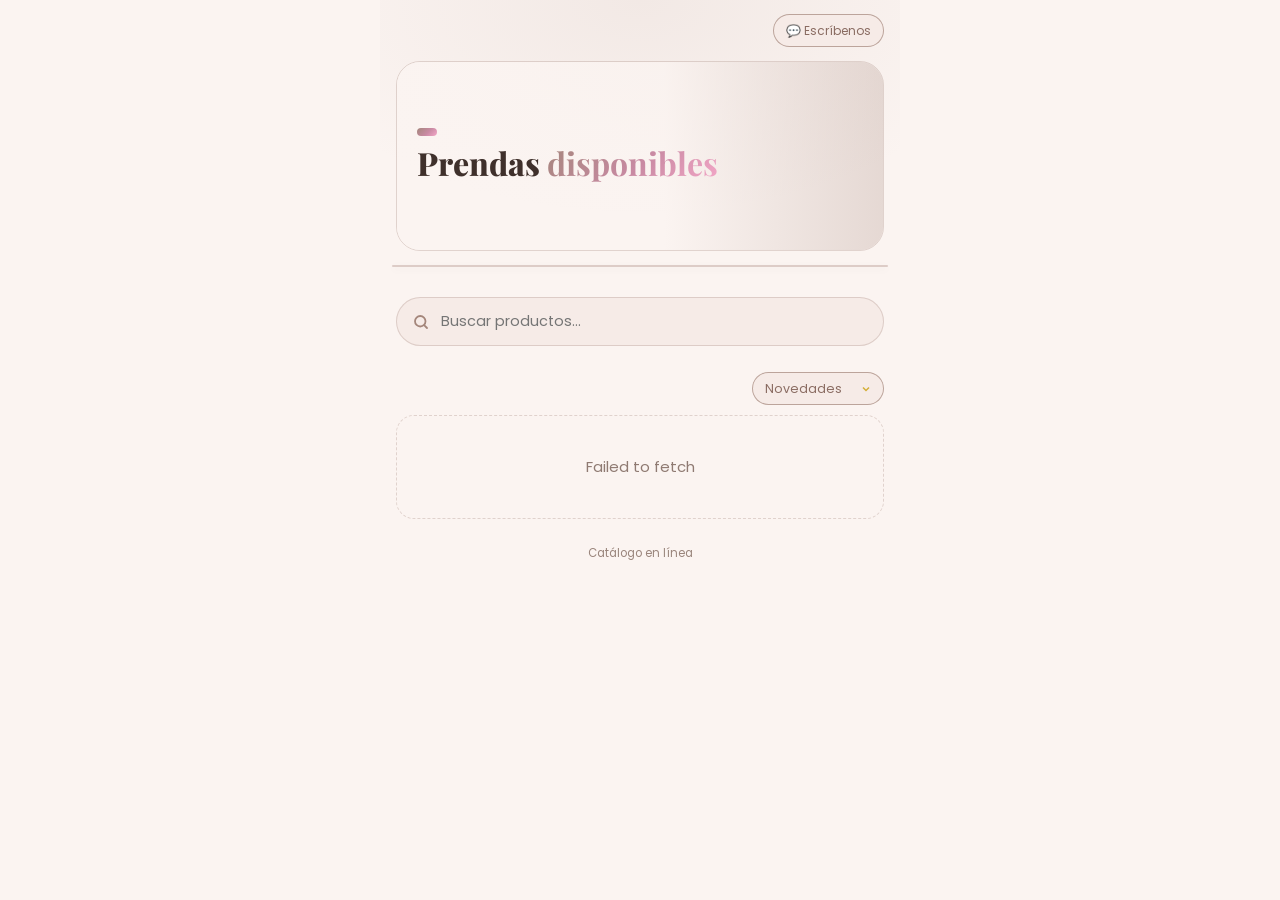
<file: index.html>
<!DOCTYPE html>
<html lang="es-VE">
<head>
<meta charset="UTF-8">
<meta name="viewport" content="width=device-width, initial-scale=1, viewport-fit=cover">
<title>Koala Chic · Catálogo de ropa</title>
<meta name="description" content="Catálogo de ropa con filtros por categoría y talla. Envíos a toda Venezuela.">
<meta name="robots" content="noindex">
<meta name="theme-color" content="#fbf4f1">
<link rel="manifest" href="manifest.json">
<link rel="icon" href="icon.png">
<link rel="preconnect" href="https://fonts.googleapis.com">
<link rel="preconnect" href="https://fonts.gstatic.com" crossorigin>
<link href="https://fonts.googleapis.com/css2?family=Playfair+Display:ital,wght@0,600;0,700;0,800;1,600&family=Poppins:wght@300;400;500;600;700&display=swap" rel="stylesheet">
<script src="config.js"></script>
<script src="app.js"></script>
<script src="nucleo.js"></script>
<style>
:root{--bg:#fbf4f1;--card:#ffffff;--line:rgba(164,134,123,.3);--line2:rgba(164,134,123,.7);--gold:#a4867b;--gold2:#8a6c62;--goldg:linear-gradient(135deg,#a4867b 0%,#c98aa3 55%,#f4a7c8 100%);--txt:#3f302b;--mut:#8f7a72}
*{box-sizing:border-box;margin:0;padding:0;-webkit-tap-highlight-color:transparent}
html,body{background:var(--bg)}
body{color:var(--txt);font-family:'Poppins',system-ui,sans-serif;font-size:15px;line-height:1.45;max-width:520px;margin:0 auto;min-height:100vh;padding-bottom:40px;
  background:radial-gradient(120% 40% at 50% 0%,rgba(164,134,123,.10),transparent 60%),var(--bg)}
.serif{font-family:'Playfair Display',Georgia,serif}
.gold{background:var(--goldg);-webkit-background-clip:text;background-clip:text;color:transparent}
button,input,select{font-family:inherit}
button{cursor:pointer}
img{display:block}
.topbar{display:flex;justify-content:space-between;align-items:center;padding:14px 16px 10px}
.logo{font-family:'Playfair Display',serif;font-size:22px;font-weight:800;letter-spacing:.5px}
.logo .big{display:block;font-size:30px;letter-spacing:4px;line-height:1.05}
.logo small{display:block;font-family:'Poppins';font-size:10.5px;font-weight:500;letter-spacing:2px;color:var(--mut);text-transform:uppercase;margin-top:-2px}
.wa-top{display:flex;align-items:center;gap:6px;border:1px solid var(--line2);border-radius:999px;padding:7px 12px;font-size:12px;color:var(--gold2);background:#f6ebe7;text-decoration:none}
.hero{position:relative;margin:4px 16px 0;height:190px;border-radius:24px;overflow:hidden;border:1px solid var(--line)}
.rate{position:absolute;top:12px;right:12px;z-index:3;border:0;border-radius:999px;padding:7px 12px;font-size:12px;font-weight:700;background:var(--goldg);color:#fff;box-shadow:0 2px 8px rgba(0,0,0,.15)}
.hero img{width:100%;height:100%;object-fit:cover;object-position:center 45%;filter:blur(1.5px) brightness(1.05) saturate(.85);transform:scale(1.04)}
.hero::after{content:"";position:absolute;inset:0;background:linear-gradient(90deg,rgba(251,244,241,.95) 0%,rgba(251,244,241,.75) 55%,rgba(164,134,123,.25) 100%)}
.hero-in{position:absolute;inset:0;z-index:2;padding:20px;display:flex;flex-direction:column;justify-content:center}
.badge{display:inline-block;align-self:flex-start;font-size:10.5px;font-weight:700;letter-spacing:1px;text-transform:uppercase;padding:4px 10px;border-radius:999px;background:var(--goldg);color:#ffffff}
.hero h1{font-size:32px;line-height:1.05;margin-top:10px;font-weight:800}
.hero h1 em{font-style:normal;font-weight:700}
.hero p{font-size:12.5px;color:#5a463f;margin-top:6px;max-width:210px}
.search{margin:16px 16px 0;position:relative}
.search input{width:100%;background:#f6ebe7;border:1px solid var(--line);border-radius:999px;padding:13px 16px 13px 44px;color:var(--txt);font-size:14.5px}
.search input::-webkit-search-cancel-button{-webkit-appearance:none;display:none}
.search input:focus{outline:none;border-color:var(--gold)}
.search svg{position:absolute;left:16px;top:50%;transform:translateY(-50%);width:18px;height:18px;color:var(--gold)}
.chips{display:flex;gap:8px;overflow-x:auto;padding:12px 16px 2px;scrollbar-width:none}
.chips::-webkit-scrollbar{display:none}
.tabs{position:sticky;top:0;z-index:50;display:flex;overflow-x:auto;scrollbar-width:none;gap:0;padding:0;margin:14px 12px 0;border-radius:14px;border:1px solid var(--line);background:#f6ebe7;box-shadow:0 2px 8px rgba(0,0,0,.06)}
.tabs::-webkit-scrollbar{display:none}
.tabs .chip{flex:1 0 auto;border:0;border-right:1px solid var(--line);border-radius:0;background:transparent;padding:12px 12px;font-size:12px;font-weight:600;text-transform:uppercase;letter-spacing:.3px;line-height:1.2;white-space:nowrap}
.tabs .chip:last-child{border-right:0}
.tabs .chip.on{background:var(--goldg);color:#fff}
.sel{padding:14px 16px 0;font-weight:700;font-size:15px;text-transform:uppercase;letter-spacing:.5px}
.chip{flex:0 0 auto;padding:8px 15px;border-radius:999px;border:1px solid var(--line);background:#f6ebe7;color:var(--txt);font-size:13px;font-weight:500}
.chip.on{background:var(--goldg);color:#ffffff;border-color:transparent;font-weight:600}
.sizes{display:flex;gap:7px;overflow-x:auto;padding:10px 16px 2px;align-items:center;scrollbar-width:none}
.sizes::-webkit-scrollbar{display:none}
.sizes .lbl{font-size:11.5px;color:var(--mut);margin-right:2px;flex:0 0 auto;text-transform:uppercase;letter-spacing:1px}
.sz{flex:0 0 auto;min-width:40px;height:34px;padding:0 10px;border-radius:10px;border:1px solid var(--line);background:transparent;color:var(--txt);font-size:12.5px;font-weight:600}
.sz.on{border-color:var(--gold);background:rgba(164,134,123,.16);color:var(--gold2)}
.bar{display:flex;justify-content:space-between;align-items:center;padding:14px 16px 10px}
.bar .cnt{font-size:13px;color:var(--mut)}
.bar .cnt b{color:var(--txt)}
.bar select{background:#f6ebe7;color:var(--gold2);border:1px solid var(--line2);border-radius:999px;padding:7px 30px 7px 12px;font-size:12.5px;appearance:none;-webkit-appearance:none;
  background-image:url("data:image/svg+xml,%3Csvg xmlns='http://www.w3.org/2000/svg' width='12' height='12' viewBox='0 0 24 24' fill='none' stroke='%23d4af37' stroke-width='3'%3E%3Cpath d='M6 9l6 6 6-6'/%3E%3C/svg%3E");background-repeat:no-repeat;background-position:right 11px center}
.grid{display:grid;grid-template-columns:1fr 1fr;gap:10px;padding:0 16px}
.p{border:1px solid var(--line);border-radius:18px;overflow:hidden;background:var(--card);display:flex;flex-direction:column}
.p .ph{position:relative;aspect-ratio:4/5;background:#f6ebe7}
.p .ph img{width:100%;height:100%;object-fit:cover}
.p .promo{position:absolute;top:8px;left:8px;font-size:10.5px;font-weight:800;letter-spacing:1px;padding:4px 9px;border-radius:999px;background:#e0245e;color:#fff;animation:parpadeo 1s steps(2,start) infinite}
.p .off{position:absolute;top:8px;right:8px;font-size:12px;font-weight:800;padding:4px 8px;border-radius:999px;background:#fff;color:#e0245e;box-shadow:0 1px 4px rgba(0,0,0,.15)}
@keyframes parpadeo{to{opacity:.25}}
.antes{display:block;font-family:'Poppins',sans-serif;font-size:12px;font-weight:500;color:var(--mut);text-decoration:line-through}
.tabs .chip.promo-tab{color:#e0245e;font-weight:800}
.tabs .chip.promo-tab.on{background:#e0245e;color:#fff}
.p .new{position:absolute;top:8px;left:8px;font-size:9.5px;font-weight:700;letter-spacing:.5px;text-transform:uppercase;padding:3px 8px;border-radius:999px;background:var(--goldg);color:#ffffff}
.p .b{padding:9px 10px 10px;display:flex;flex-direction:column;flex:1}
.p h3{font-size:13.5px;font-weight:600;line-height:1.25}
.p .s{font-size:11px;color:var(--mut);margin-top:3px}
.p .row{display:flex;justify-content:space-between;align-items:center;margin-top:auto;padding-top:8px}
.price small.bs{display:block;font-family:inherit;font-size:11.5px;font-weight:600;color:var(--mut);margin-top:1px}
.p .price{font-family:'Playfair Display',serif;font-size:18px;font-weight:700;color:var(--gold2)}
.p .ask{border:0;border-radius:999px;background:var(--goldg);color:#ffffff;font-size:12.5px;font-weight:700;padding:7px 14px}
.empty{grid-column:1/-1;text-align:center;color:var(--mut);padding:40px 10px;border:1px dashed var(--line);border-radius:18px}
.empty button{margin-top:12px;border:1px solid var(--line2);background:transparent;color:var(--gold2);border-radius:999px;padding:8px 16px}
.ov{position:fixed;inset:0;background:rgba(0,0,0,.65);z-index:50;opacity:0;pointer-events:none;transition:opacity .25s}
.ov.show{opacity:1;pointer-events:auto}
.sheet{position:fixed;left:50%;bottom:0;transform:translate(-50%,105%);width:100%;max-width:520px;max-height:90vh;overflow:auto;z-index:60;background:#f6ebe7;border:1px solid var(--line2);border-bottom:0;border-radius:26px 26px 0 0;padding:10px 18px 22px;transition:transform .3s ease}
.sheet.show{transform:translate(-50%,0)}
.x{position:absolute;top:14px;right:14px;width:34px;height:34px;border-radius:50%;border:1px solid var(--line2);background:#ffffff;color:var(--gold2);font-size:20px;line-height:1}
.grab{width:44px;height:4px;border-radius:4px;background:#e6d6d0;margin:4px auto 14px}
.sh-top{display:flex;gap:14px;align-items:center}
.sh-top img{width:92px;height:112px;border-radius:16px;object-fit:cover;border:1px solid var(--line)}
.sh-top h2{font-size:21px;line-height:1.15}
.sh-top .price{font-family:'Playfair Display',serif;font-size:24px;color:var(--gold2);font-weight:700;margin-top:4px}
.sh-lbl{font-size:12px;color:var(--mut);margin:18px 2px 8px;text-transform:uppercase;letter-spacing:1px}
.pick{display:flex;flex-wrap:wrap;gap:8px}
.pick .sz{height:42px;min-width:52px;font-size:14px}
.pick .sz:disabled{opacity:.3;text-decoration:line-through;cursor:not-allowed}
.qty{display:flex;align-items:center;gap:12px}
.qty button{width:40px;height:40px;border-radius:50%;border:1px solid var(--line2);background:#ffffff;color:var(--gold2);font-size:20px}
.qty b{font-size:17px;min-width:20px;text-align:center}
.btn{width:100%;border:0;border-radius:999px;background:var(--goldg);color:#ffffff;padding:15px;font-size:15.5px;font-weight:700;display:flex;gap:8px;align-items:center;justify-content:center;margin-top:20px}
.btn:disabled{filter:grayscale(.7) brightness(.6)}
.btn svg{width:20px;height:20px}
.ship{display:flex;gap:8px;justify-content:center;font-size:12px;color:var(--mut);margin-top:12px}
.foot{text-align:center;color:#9a857c;font-size:11.5px;margin:26px 0 0}
.logo{display:flex;align-items:center;gap:9px}.logo img{width:46px;height:46px;border-radius:50%;object-fit:cover;border:1px solid var(--line2)}
.gal{display:flex;gap:6px;margin-top:10px;overflow-x:auto}.gal img{width:52px;height:62px;border-radius:10px;object-fit:cover;border:1px solid var(--line);flex:0 0 auto;cursor:pointer}.gal img.on{border-color:var(--gold)}
.fld{margin-top:10px}.fld input{width:100%;background:#f6ebe7;border:1px solid var(--line);border-radius:14px;padding:12px 14px;color:var(--txt);font-size:15px}.fld input:focus{outline:none;border-color:var(--gold)}
.two{display:grid;grid-template-columns:1fr 1fr;gap:8px}
.sz small{display:block;font-size:9px;font-weight:500;color:var(--mut);margin-top:-2px}
.skel{aspect-ratio:4/5;border-radius:18px;background:linear-gradient(90deg,#ffffff,#f6ebe7,#ffffff);background-size:200% 100%;animation:sk 1.2s infinite}
@keyframes sk{to{background-position:-200% 0}}
.foot a{color:#9a857c}
.okm{display:none;text-align:center;color:#2e9d5b;font-size:13px;margin-top:10px}
#zoom{position:fixed;inset:0;z-index:200;background:rgba(20,10,14,.94);display:flex;flex-direction:column;opacity:0;visibility:hidden;transition:opacity .3s,visibility .3s;-webkit-backdrop-filter:blur(8px);backdrop-filter:blur(8px)}
#zoom.on{opacity:1;visibility:visible}
#zStage{flex:1;display:flex;align-items:center;justify-content:center;padding:56px 10px 8px;min-height:0}
#zImg{max-width:100%;max-height:100%;object-fit:contain;border-radius:14px;box-shadow:0 10px 40px rgba(0,0,0,.6);transform:scale(.92);transition:transform .35s cubic-bezier(.2,.8,.2,1)}
#zoom.on #zImg{transform:scale(1)}
#zClose{position:absolute;top:14px;right:14px;width:40px;height:40px;border-radius:50%;border:1px solid rgba(255,255,255,.35);background:rgba(255,255,255,.12);color:#fff;font-size:24px;line-height:1}
.znav{position:absolute;top:50%;transform:translateY(-50%);width:42px;height:42px;border-radius:50%;border:0;background:rgba(255,255,255,.15);color:#fff;font-size:22px}
#zPrev{left:10px}#zNext{right:10px}
#zDots{display:flex;gap:6px;justify-content:center;min-height:8px}#zDots i{width:7px;height:7px;border-radius:50%;background:rgba(255,255,255,.35)}#zDots i.on{background:#ff4fa3}
#zInfo{padding:12px 18px 22px;display:flex;align-items:center;justify-content:space-between;gap:12px;color:#fff}
#zName{font-family:'Playfair Display',serif;font-size:19px;font-weight:700}#zPrice{font-size:13.5px;color:#ffc3df;margin-top:2px}
.p .ph{cursor:zoom-in}
#addCart{width:100%;margin-top:10px;border:1.5px solid var(--gold2);background:transparent;color:var(--gold2);border-radius:999px;padding:12px;font-weight:700;font-size:14.5px;font-family:inherit}
#addCart:disabled{opacity:.45}
#cartFab{position:fixed;right:16px;bottom:18px;z-index:55;width:58px;height:58px;border-radius:50%;border:0;background:var(--goldg);color:#fff;font-size:24px;box-shadow:0 8px 24px rgba(0,0,0,.25);display:none}
#cartFab.on{display:block;animation:pop .35s}#cartFab b{position:absolute;top:-4px;right:-4px;min-width:22px;height:22px;border-radius:11px;background:#ff4fa3;color:#fff;font-size:12px;line-height:22px;padding:0 5px}
@keyframes pop{0%{transform:scale(.6)}70%{transform:scale(1.12)}100%{transform:scale(1)}}
.ci{display:flex;gap:10px;align-items:center;padding:10px 0;border-bottom:1px solid var(--line2)}.ci img{width:54px;height:66px;object-fit:cover;border-radius:10px;background:#eee}
.ci .t{flex:1;min-width:0;font-size:13.5px}.ci .t b{display:block;white-space:nowrap;overflow:hidden;text-overflow:ellipsis}.ci .t small{color:var(--mut)}
.ci .q{display:flex;align-items:center;gap:6px}.ci .q button{width:28px;height:28px;border-radius:50%;border:1px solid var(--line2);background:#fff;font-size:16px}
.ctot{display:flex;justify-content:space-between;align-items:baseline;margin:14px 0 4px;font-weight:700;font-size:17px}.ctot small{color:var(--mut);font-weight:500;font-size:13px}
.cempty{text-align:center;color:var(--mut);padding:26px 0}
#zInfo{display:block!important;padding:10px 18px 20px!important;max-height:42vh;overflow:auto}
#zDesc{font-size:12.5px;color:#e9d6dd;margin:4px 0 8px;line-height:1.4}#zDesc:empty{display:none}
#zPrice s{opacity:.6;margin-right:6px}
#zSizes{display:flex;flex-wrap:wrap;gap:7px;margin:4px 0 12px}#zSizes button{min-width:42px;padding:7px 11px;border-radius:999px;border:1px solid rgba(255,255,255,.4);background:transparent;color:#fff;font-weight:600;font-family:inherit}
#zSizes button.on{background:#ff4fa3;border-color:#ff4fa3}#zSizes button:disabled{opacity:.3;text-decoration:line-through}
#zBtnW{position:relative;display:flex;justify-content:center}
#zAdd{position:relative;border:0;border-radius:999px;padding:13px 28px;font-weight:800;font-size:15px;font-family:inherit;color:#2a1a05;background:linear-gradient(110deg,#9c6b16 0%,#f6d77a 30%,#fff1b8 45%,#d9a93f 60%,#8e5f12 100%);background-size:250% 100%;box-shadow:0 0 18px rgba(255,200,90,.55);animation:zflot 2.6s ease-in-out infinite,zluz 3s linear infinite,zglow 2s ease-in-out infinite}
#zAdd:disabled{filter:grayscale(.5) brightness(.85);animation:zflot 2.6s ease-in-out infinite}
@keyframes zflot{0%,100%{transform:translateY(0)}50%{transform:translateY(-5px)}}
@keyframes zluz{0%{background-position:100% 0}100%{background-position:-150% 0}}
@keyframes zglow{0%,100%{box-shadow:0 0 12px rgba(255,200,90,.45)}50%{box-shadow:0 0 28px rgba(255,215,120,.95)}}
.zsp{position:absolute;inset:-14px 0 auto;height:14px;pointer-events:none}.zsp i{position:absolute;bottom:0;font-style:normal;color:#ffe9a0;text-shadow:0 0 6px #ffd76a;opacity:0;animation:zesc 2.2s ease-out infinite}
.zsp i:nth-child(1){left:28%}.zsp i:nth-child(2){left:38%;animation-delay:.4s}.zsp i:nth-child(3){left:50%;animation-delay:.8s}.zsp i:nth-child(4){left:60%;animation-delay:1.2s}.zsp i:nth-child(5){left:70%;animation-delay:1.6s}.zsp i:nth-child(6){left:45%;animation-delay:1.9s}
@keyframes zesc{0%{transform:translateY(8px) scale(.4);opacity:0}25%{opacity:1}100%{transform:translateY(-22px) scale(1.1) rotate(90deg);opacity:0}}
#zStage{padding-top:50px!important}
#kGps{width:100%;border:1.5px dashed #ff4fa3;background:#fff0f7;color:#d6157a;border-radius:14px;padding:12px;font-weight:700;font-size:14px;font-family:inherit}
#kGps.ok{border-style:solid;background:#ffe1f0}
#kDir{width:100%;resize:vertical;font-family:inherit;font-size:14px}
#cartFab{background:radial-gradient(circle at 30% 30%,#ff8cc6,#ff2d95 55%,#c40f6b)!important;width:62px!important;height:62px!important;animation:fflot 2.6s ease-in-out infinite,fglow 1.8s ease-in-out infinite!important;overflow:visible}
#cartFab b{background:#fff!important;color:#e0137f!important;font-weight:800;box-shadow:0 0 10px #fff,0 0 4px #ff9fd0}
@keyframes fflot{0%,100%{transform:translateY(0)}50%{transform:translateY(-6px)}}
@keyframes fglow{0%,100%{box-shadow:0 0 12px rgba(255,45,149,.55),0 6px 18px rgba(0,0,0,.25)}50%{box-shadow:0 0 30px rgba(255,80,170,1),0 6px 18px rgba(0,0,0,.25)}}
#cartFab .fsp{position:absolute;inset:-16px -10px auto;height:16px;pointer-events:none}#cartFab .fsp i{position:absolute;bottom:0;font-size:12px;font-style:normal;color:#fff;text-shadow:0 0 6px #ff6ab8,0 0 3px #fff;opacity:0;animation:zesc 2s ease-out infinite}
#cartFab .fsp i:nth-child(1){left:10%}#cartFab .fsp i:nth-child(2){left:40%;animation-delay:.5s}#cartFab .fsp i:nth-child(3){left:70%;animation-delay:1s}#cartFab .fsp i:nth-child(4){left:25%;animation-delay:1.5s}
</style>
</head>
<body>
<header class="topbar">
  <div class="logo" id="logo"></div>
  <a class="wa-top" id="waTop" target="_blank" rel="noopener">💬 Escríbenos</a>
</header>

<section class="hero">
  <button class="rate" id="rateBtn" style="display:none">💱 Tasa del día</button>
  <img id="heroImg" alt="">
  <div class="hero-in">
    <span class="badge" id="heroBadge"></span>
    <h1 class="serif" id="heroT">Prendas <em class="gold">disponibles</em></h1>
    <p id="heroSub"></p>
  </div>
</section>

<nav class="tabs" id="cats"></nav>
<div class="sel" id="sel"></div>
<div class="search">
  <svg viewBox="0 0 24 24" fill="none" stroke="currentColor" stroke-width="2.4" stroke-linecap="round"><circle cx="11" cy="11" r="7"/><path d="M20 20l-3.5-3.5"/></svg>
  <input id="q" type="search" placeholder="Buscar productos…" autocomplete="off">
</div>
<div class="sizes" id="sizes"></div>
<div class="bar"><span class="cnt" id="cnt"></span>
  <select id="sort" aria-label="Ordenar">
    <option value="new">Novedades</option>
    <option value="asc">Precio menor</option>
    <option value="desc">Precio mayor</option>
  </select>
</div>
<main class="grid" id="grid"><div class="skel"></div><div class="skel"></div></main>
<p class="foot">Catálogo en línea</p>

<div class="ov" id="ov"></div>
<section class="sheet" id="sheet" role="dialog" aria-modal="true">
  <div class="grab"></div>
  <button class="x" id="shClose" aria-label="Cerrar">×</button>
  <div class="sh-top"><img id="shImg" alt="" src="[data-uri]"><div><h2 class="serif" id="shName"></h2><div class="price" id="shPrice"></div><p id="shDesc" style="font-size:12.5px;color:var(--mut);margin-top:4px"></p></div></div>
  <div class="gal" id="shGal"></div>
  <div class="sh-lbl">Elige tu talla</div>
  <div class="pick" id="shSizes"></div>
  <div class="sh-lbl">Cantidad</div>
  <div class="qty"><button id="qm" aria-label="Menos">−</button><b id="qv">1</b><button id="qp" aria-label="Más">+</button></div>
  <div class="sh-lbl">Tus datos</div>
  <div class="two"><div class="fld" style="margin:0"><input id="cN" autocomplete="name" placeholder="Tu nombre" maxlength="80"></div><div class="fld" style="margin:0"><input id="cT" type="tel" inputmode="tel" autocomplete="tel" placeholder="Teléfono" maxlength="30"></div></div>
  <button class="btn" id="order" disabled><svg viewBox="0 0 24 24" fill="currentColor"><path d="M12 2a10 10 0 0 0-8.6 15.1L2 22l5-1.3A10 10 0 1 0 12 2Zm5.3 14.1c-.2.6-1.3 1.2-1.8 1.2-.5.1-1 .2-3.3-.7-2.8-1.1-4.5-4-4.7-4.2-.1-.2-1.1-1.5-1.1-2.8s.7-2 1-2.3c.2-.3.5-.3.7-.3h.5c.2 0 .4 0 .6.5l.8 2c.1.2.1.4 0 .5l-.4.6-.3.4c-.1.1-.3.3-.1.6.2.3.8 1.3 1.7 2.1 1.1 1 2.1 1.3 2.4 1.5.3.1.5.1.6-.1l.9-1c.2-.3.4-.2.6-.1l1.9.9c.3.1.5.2.5.3.1.2.1.6-.1 1.2Z"/></svg><span id="orderTxt">Elige una talla</span></button>
  <button id="addCart" disabled>🛒 Agregar al carrito</button>
  <p class="okm" id="okm"></p>
  <p class="ship" id="ship"></p>
</section>

<button id="cartFab" aria-label="Ver carrito"><span class="fsp"><i>✦</i><i>✧</i><i>✦</i><i>✧</i></span>🛒<b id="cartN">0</b></button>
<section class="sheet" id="cart" role="dialog" aria-modal="true">
  <div class="grab"></div>
  <button class="x" id="cClose" aria-label="Cerrar">×</button>
  <h2 class="serif" style="margin:4px 0 6px">Tu carrito</h2>
  <div id="cList"></div>
  <div id="cFoot">
  <div class="ctot"><span>Total</span><span id="cTot"></span></div>
  <div class="sh-lbl">Tus datos</div>
  <div class="fld" style="margin:0 0 10px"><input id="kN" autocomplete="name" placeholder="Tu nombre y apellido" maxlength="80"></div>
  <button id="kGps" type="button">📍 Usar mi ubicación actual</button>
  <div class="fld" style="margin:8px 0 0"><textarea id="kDir" rows="2" maxlength="300" placeholder="Dirección de envío (o toca el botón de arriba)"></textarea></div>
  <button class="btn" id="cOrder" disabled>Pedir todo por WhatsApp</button>
  <button id="cVaciar" style="display:block;margin:12px auto 0;border:0;background:none;color:var(--mut);font-size:13px;text-decoration:underline">Vaciar carrito</button>
  </div>
</section>
<div id="zoom" role="dialog" aria-modal="true"><button id="zClose" aria-label="Cerrar">×</button><div id="zStage"><img id="zImg" alt=""></div><button class="znav" id="zPrev" aria-label="Anterior">‹</button><button class="znav" id="zNext" aria-label="Siguiente">›</button><div id="zDots"></div><div id="zInfo"><div id="zName"></div><div id="zPrice"></div><div id="zDesc"></div><div id="zSizes"></div><div id="zBtnW"><span class="zsp"><i>✦</i><i>✧</i><i>✦</i><i>✧</i><i>✦</i><i>✧</i></span><button id="zAdd">🛒 Elige tu talla</button></div></div></div>
<script>
(async function(){
  const N = Nucleo, $ = N.$, esc = N.esc;
  if (!(window.APP_CONFIG || {}).sheetId) N.bannerDemo();
  let db, S = {}, CATS = [], SETS = [], products = [];
  const money = n => N.money0(n, S.moneda || "$");
  let RATE = 0, RATEF = "";
  const bsv = n => (n * RATE).toLocaleString("es-VE", { minimumFractionDigits: 2, maximumFractionDigits: 2 });
  const bs = n => RATE ? `<small class="bs">Bs ${bsv(n)}</small>` : "";
  async function tasa(){
    const tx = String(S.tasa || "").trim(), m = Number(tx.includes(",") ? tx.replace(/\./g, "").replace(",", ".") : tx);
    if (S.tasa && m > 0) { RATE = m; RATEF = "Tasa"; return; }
    try { const r = await (await fetch("https://ve.dolarapi.com/v1/dolares/oficial")).json(); if (r.promedio > 0) { RATE = r.promedio; RATEF = "Tasa BCV del día"; } } catch(e) {}
  }
  const st = { cat: "todo", size: null, q: "", sort: "new", pick: null, psize: null, qty: 1, foto: 0 };
  try { db = await N.listo(); }
  catch(e) { if (e.code === "NO_CONFIG") return N.pantallaSinConexion("#"); throw e; }

  async function cargar(){
    const [a, t, c, p] = await Promise.all([
      db.select("cat_ajustes", { eq: { id: 1 } }),
      db.select("cat_tallas", { order: [["orden"], ["nombre"]] }),
      db.select("cat_categorias", { order: [["orden"], ["nombre"]] }),
      db.select("cat_productos", { eq: { activo: true }, order: [["orden"], ["nombre"]] })
    ]);
    S = (a[0] && a[0].datos) || {}; SETS = t; CATS = c;
    products = p.map(x => ({ ...x, precio: Number(x.precio), tallas: Array.isArray(x.tallas) ? x.tallas : [], fotos: Array.isArray(x.fotos) ? x.fotos : [] }));
    const SH = (window.APP_CONFIG || {}).sheetId;
    if (SH) {
      const csv = txt => { const R = []; let r = [], c = "", q = false; for (let i = 0; i < txt.length; i++) { const ch = txt[i];
        if (q) { if (ch == '"') { if (txt[i+1] == '"') { c += '"'; i++; } else q = false; } else c += ch; }
        else if (ch == '"') q = true; else if (ch == ",") { r.push(c); c = ""; } else if (ch == "\n") { r.push(c); R.push(r); r = []; c = ""; } else if (ch != "\r") c += ch; }
        if (c || r.length) { r.push(c); R.push(r); } return R; };
      const gv = h => fetch(`https://docs.google.com/spreadsheets/d/${SH}/gviz/tq?tqx=out:csv&headers=1&sheet=${encodeURIComponent(h)}&t=${Date.now()}`).then(r => r.text()).then(t => csv(t.trim()).slice(1));
      const foto = u => { const m = String(u || "").match(/(?:\/d\/|[?&]id=)([\w-]{20,})/); return m ? `https://lh3.googleusercontent.com/d/${m[1]}=w800` : (/^https?:/.test(u) ? u : ""); };
      const si = v => String(v).trim().toUpperCase() === "TRUE";
      const cnt = v => { const x = String(v == null ? "" : v).trim().toUpperCase(); if (x === "TRUE") return null; if (!x || x === "FALSE") return 0; const n = parseInt(x, 10); return isFinite(n) ? Math.max(0, n) : 0; };
      const [cf, pr, ve] = await Promise.all([gv("Config"), gv("Productos"), gv("Ventas").catch(() => [])]);
      const VK = (n, t) => String(n || "").trim().toLowerCase() + "|" + String(t || "").trim().toUpperCase(), VEN = {};
      if (ve.length && ve[0].length >= 4 && ve[0].length <= 6) ve.forEach(r => { const q = parseInt(String(r[3] || "").trim(), 10); if (String(r[1] || "").trim() && q > 0) VEN[VK(r[1], r[2])] = (VEN[VK(r[1], r[2])] || 0) + q; });
      const K = { nombre: "nombre", whatsapp: "whatsapp", lema: "lema", "envíos": "envios", envios: "envios", insignia: "insignia", tasa: "tasa" };
      cf.forEach(r => { const k = K[String(r[0] || "").trim().toLowerCase()]; if (k && String(r[1] || "").trim()) S[k] = String(r[1]).trim(); });
      const NOMS = (window.APP_CONFIG.categorias || ["Chaquetas", "Bodys", "Blusas", "Suéteres Tejidos", "Temporada"]), TS = ["XS", "S", "M", "L", "XL"];
      SETS = [{ id: "t", tallas: TS }]; CATS = NOMS.map((n, i) => ({ id: "c" + i, nombre: n, tallas_id: "t", orden: i }));
      const cid = n => { const v = String(n || "").trim().toLowerCase().replace(/^bodies$/, "bodys"); const i = NOMS.findIndex(x => x.toLowerCase() === v); return i < 0 ? null : "c" + i; };
      const fecha = (v, fin) => { const m = String(v || "").trim().match(/^(\d{1,2})[\/\-.](\d{1,2})(?:[\/\-.](\d{2,4}))?$/); if (!m) return null; let y = m[3] ? +m[3] : new Date().getFullYear(); if (y < 100) y += 2000; return fin ? new Date(y, m[2] - 1, +m[1], 23, 59, 59) : new Date(y, m[2] - 1, +m[1], 0, 0, 0); };
      const num = v => Number(String(v || "").replace("$", "").replace(",", ".").trim()) || 0;
      const ahora = new Date();
      const FIL = pr.filter(r => String(r[0] || "").trim() && si(r[10]) && cid(r[1])).slice(0, 1000);
      products = pr.filter(r => String(r[0] || "").trim() && si(r[10]) && cid(r[1])).slice(0, 1000).map((r, i) => ({
        id: "s" + (i + 2), categoria_id: cid(r[1]), nombre: r[0].trim(), descripcion: r[11] || "", precio: Number(String(r[2]).replace(",", ".")) || 0,
        tallas: TS.map((t, k) => ({ t, base: cnt(r[3 + k]) })).filter(x => x.base !== 0).map(x => ({ t: x.t, stock: x.base == null ? null : Math.max(0, x.base - (VEN[VK(r[0], x.t)] || 0)) })), fotos: [foto(r[8]), foto(r[9])].filter(Boolean), nuevo: false, activo: true, orden: i, creado: "" })).map((p, i, a) => {
        const r = FIL[i];
        const pp = num(r[12]), d = fecha(r[13], false), h = fecha(r[14], true);
        if (pp > 0 && pp < p.precio && (!d || ahora >= d) && (!h || ahora <= h)) { p.antes = p.precio; p.precio = pp; p.promo = true; }
        return p; });
      if (products.some(p => p.promo)) { CATS = [{ id: "promo", nombre: "🔥 Promo", tallas_id: "t", orden: -1 }].concat(CATS); }
    }
        if (!CATS.some(c => c.id === st.cat)) st.cat = CATS.length ? CATS[0].id : "todo";
  }
  try { await cargar(); }
  catch(e) { $("#grid").innerHTML = `<div class="empty">${esc(e.message)}</div>`; return; }

  const disp = t => t.stock == null || Number(t.stock) > 0;
  const tallasDe = p => p.tallas.filter(disp).map(t => t.t);
  const setDe = catId => { const c = CATS.find(x => x.id === catId); const s = c && SETS.find(x => x.id === c.tallas_id); return s ? s.tallas : null; };
  const uniq = a => a.filter((x, i) => a.indexOf(x) === i);
  const maxDe = (pid, talla) => { const p = products.find(x => x.id === pid), t = p && p.tallas.find(x => x.t === talla); return t && t.stock != null ? Math.min(20, t.stock) : 20; };
  const tope = (pid, talla, n) => { const m = maxDe(pid, talla); if (n > m) N.toast(m ? "Solo quedan " + m + " en talla " + talla : "Esa talla se agotó"); return Math.min(m, n); };

  function cabecera(){
    const nom = S.nombre || "Catálogo";
    $("#logo").innerHTML = (S.logo ? `<img src="${esc(N.img(S.logo))}" alt="">` : "") + `<div>${(window.APP_CONFIG || {}).logoTexto ? `<span class="big">${esc(window.APP_CONFIG.logoTexto)}</span>` : esc(nom).replace(/^(\S+)\s?(.*)$/, '$1 <span class="gold">$2</span>')}<small>${esc(S.subtitulo || "Catálogo de ropa")}</small></div>`;
    $("#heroImg").src = N.img(S.banner) || "[data-uri]";
    $("#heroSub").textContent = S.lema || "";
    $("#heroBadge").textContent = S.insignia || "Nuevo"; $("#heroBadge").style.display = S.insignia === "" ? "none" : "";
    $("#ship").innerHTML = esc(S.envios || "");
    const rb = $("#rateBtn"), rt = `💱 ${RATEF}: Bs ${RATE.toLocaleString("es-VE", { minimumFractionDigits: 2, maximumFractionDigits: 2 })} por $`;
    rb.style.display = RATE ? "" : "none"; rb.textContent = "💱 Tasa del día";
    rb.onclick = () => { rb.textContent = rb.textContent === rt ? "💱 Tasa del día" : rt; };
    const w = N.waNum(S.whatsapp);
    $("#waTop").style.display = w ? "" : "none";
    $("#waTop").href = `https://wa.me/${w}?text=${encodeURIComponent("¡Hola " + nom + "! Quiero información sobre el catálogo 👗👟")}`;
    document.title = nom + " · Catálogo";
  }

  const catBox = $("#cats");
  function renderCats(){
    catBox.innerHTML = ""; catBox.style.gridTemplateColumns = `repeat(${CATS.length},1fr)`;
    CATS.forEach(c => {
      const b = document.createElement("button"); b.className = "chip" + (c.id === "promo" ? " promo-tab" : ""); b.textContent = c.nombre; b.dataset.id = c.id;
      b.onclick = () => { if (st.cat !== c.id) st.size = null; st.cat = c.id; render(); };
      catBox.appendChild(b);
    });
  }
  function sizeList(){
    if (st.cat === "todo" || st.cat === "promo") return uniq(SETS.reduce((a, s) => a.concat(s.tallas), []).concat(...products.map(tallasDe)));
    return setDe(st.cat) || uniq([].concat(...products.filter(p => p.categoria_id === st.cat).map(tallasDe)));
  }
  function renderSizes(){
    const box = $("#sizes"), L = sizeList();
    box.style.display = L.length ? "" : "none";
    box.innerHTML = `<span class="lbl">Talla</span>` + L.map(s => `<button class="sz ${st.size === s ? "on" : ""}" data-s="${esc(s)}">${esc(s)}</button>`).join("");
    box.querySelectorAll(".sz").forEach(b => b.onclick = () => { st.size = st.size === b.dataset.s ? null : b.dataset.s; render(); });
  }
  const norm = s => String(s || "").toLowerCase().normalize("NFD").replace(/[\u0300-\u036f]/g, "");
  const catNom = id => (CATS.find(c => c.id === id) || {}).nombre || "";
  function filtered(){
    let list = products.filter(p =>
      (st.cat === "todo" || p.categoria_id === st.cat || (st.cat === "promo" && p.promo)) &&
      (!st.size || tallasDe(p).includes(st.size)) &&
      (!st.q || norm(p.nombre + " " + catNom(p.categoria_id) + " " + (p.descripcion || "")).includes(norm(st.q))));
    if (st.sort === "asc") list.sort((a,b) => a.precio - b.precio);
    else if (st.sort === "desc") list.sort((a,b) => b.precio - a.precio);
    else list.sort((a,b) => (b.nuevo - a.nuevo) || String(b.creado || "").localeCompare(String(a.creado || "")));
    return list;
  }
  function render(){
    catBox.querySelectorAll(".chip").forEach(b => b.classList.toggle("on", b.dataset.id === st.cat));
    renderSizes();
    $("#sel").textContent = catNom(st.cat) + (st.size ? " · Talla " + st.size : "");
    const list = filtered(), g = $("#grid");
    $("#cnt").innerHTML = `<b>${list.length}</b> producto${list.length === 1 ? "" : "s"}`;
    if (!products.length) { g.innerHTML = `<div class="empty">Estamos preparando el catálogo. ¡Vuelve pronto!</div>`; return; }
    if (!list.length) { g.innerHTML = `<div class="empty">${st.q ? "No encontramos productos con esa búsqueda." : st.size ? "Por ahora no hay prendas en talla " + esc(st.size) + " en esta categoría." : "Muy pronto subiremos prendas en esta categoría."}<br><button id="clr">Limpiar filtros</button></div>`;
      $("#clr").onclick = () => { st.size = null; st.q = ""; $("#q").value = ""; render(); }; return; }
    g.innerHTML = list.map(p => { const ts = tallasDe(p); return `<article class="p">
      <div class="ph" data-id="${p.id}">${p.fotos[0] ? `<img src="${esc(N.img(p.fotos[0]))}" alt="${esc(p.nombre)}" loading="lazy">` : ""}${p.promo ? `<span class="promo">PROMO</span><span class="off">-${Math.round((1 - p.precio / p.antes) * 100)}%</span>` : p.nuevo ? `<span class="new">Nuevo</span>` : ""}</div>
      <div class="b"><h3>${esc(p.nombre)}</h3><div class="s">${ts.length ? (p.tallas.some(t => t.stock != null) ? "Quedan: " : "Tallas: ") + ts.map(s => { const t = p.tallas.find(x => x.t === s); return esc(s) + (t && t.stock != null ? " (" + t.stock + ")" : ""); }).join(" · ") : "Agotado"}</div>
      <div class="row"><span class="price">${p.promo ? `<s class="antes">${money(p.antes)}</s>` : ""}${money(p.precio)}${bs(p.precio)}</span><button class="ask" data-id="${p.id}" ${ts.length ? "" : "disabled style=\"opacity:.5\""}>Pedir</button></div></div></article>`; }).join("");
    g.querySelectorAll(".ask").forEach(b => b.onclick = () => { const p = products.find(p => p.id === b.dataset.id); p.fotos.length ? zoom(p, 0) : open(p); });
    g.querySelectorAll(".ph").forEach(b => b.onclick = () => zoom(products.find(p => p.id === b.dataset.id), 0));
  }
  $("#q").addEventListener("input", e => { st.q = e.target.value.trim(); render(); });
  $("#sort").addEventListener("change", e => { st.sort = e.target.value; render(); });

  // Hoja de pedido
  function open(p){
    st.pick = p; st.psize = st.size && tallasDe(p).includes(st.size) ? st.size : null; st.qty = 1; st.foto = 0;
    $("#shName").textContent = p.nombre; $("#shPrice").innerHTML = (p.promo ? `<s class="antes">${money(p.antes)}</s>` : "") + money(p.precio) + bs(p.precio); $("#shDesc").textContent = p.descripcion || "";
    const todas = uniq((setDe(p.categoria_id) || []).concat(p.tallas.map(x => x.t)));
    $("#shSizes").innerHTML = todas.map(s => { const t = p.tallas.find(x => x.t === s); const ok = t && disp(t); const pocas = t && t.stock != null && t.stock > 0;
      return `<button class="sz" data-s="${esc(s)}" ${ok ? "" : "disabled"}>${esc(s)}${pocas ? `<small>quedan ${t.stock}</small>` : t && t.stock === 0 ? `<small>agotada</small>` : ""}</button>`; }).join("");
    $("#shSizes").querySelectorAll(".sz:not([disabled])").forEach(b => b.onclick = () => { st.psize = b.dataset.s; st.qty = Math.max(1, Math.min(st.qty, maxDe(st.pick.id, st.psize))); sheet(); });
    $("#okm").style.display = "none";
    try { const c = JSON.parse(localStorage.getItem("cat_cliente") || "{}"); if (c.n && !$("#cN").value) $("#cN").value = c.n; if (c.t && !$("#cT").value) $("#cT").value = c.t; } catch(e) {}
    fotos(); sheet(); $("#ov").classList.add("show"); $("#sheet").classList.add("show");
  }
  function fotos(){
    const p = st.pick, f = p.fotos;
    $("#shImg").src = f[st.foto] ? N.img(f[st.foto]) : "[data-uri]";
    $("#shGal").innerHTML = f.length > 1 ? f.map((u, i) => `<img src="${esc(N.img(u))}" class="${i === st.foto ? "on" : ""}" data-i="${i}" alt="">`).join("") : "";
    $("#shGal").querySelectorAll("img").forEach(im => im.onclick = () => { st.foto = +im.dataset.i; fotos(); });
  }
  const okDatos = () => $("#cN").value.trim().length >= 2;
  function sheet(){
    $("#shSizes").querySelectorAll(".sz").forEach(b => b.classList.toggle("on", b.dataset.s === st.psize));
    $("#qv").textContent = st.qty;
    $("#order").disabled = !st.psize || !okDatos();
    $("#addCart").disabled = !st.psize;
    $("#orderTxt").textContent = !st.psize ? "Elige una talla" : !okDatos() ? "Escribe tu nombre" : `Pedir por WhatsApp · ${money(st.pick.precio * st.qty)}`;
  }
  $("#cN").addEventListener("input", sheet);
  const close = () => { $("#ov").classList.remove("show"); $("#sheet").classList.remove("show"); $("#cart").classList.remove("show"); };
  let cart = []; try { cart = JSON.parse(localStorage.getItem("cat_carrito") || "[]"); } catch(e) {}
  const cSave = () => { localStorage.setItem("cat_carrito", JSON.stringify(cart)); const n = cart.reduce((a, x) => a + x.cant, 0); $("#cartN").textContent = n; $("#cartFab").classList.toggle("on", n > 0); };
  const cTotal = () => cart.reduce((a, x) => a + x.precio * x.cant, 0);
  function cRender(){
    $("#cList").innerHTML = cart.length ? cart.map((x, i) => `<div class="ci"><img src="${x.foto ? esc(N.img(x.foto)) : ""}" alt=""><div class="t"><b>${esc(x.nombre)}</b><small>Talla ${esc(x.talla)} · ${money(x.precio)} c/u</small></div><div class="q"><button data-i="${i}" data-d="-1">−</button><b>${x.cant}</b><button data-i="${i}" data-d="1">+</button></div></div>`).join("") : `<p class="cempty">Tu carrito está vacío 🛍️</p>`;
    $("#cFoot").style.display = cart.length ? "" : "none";
    $("#cTot").innerHTML = money(cTotal()) + (RATE ? ` <small>· Bs ${bsv(cTotal())}</small>` : "");
    $("#cOrder").disabled = !cart.length || $("#kN").value.trim().length < 2;
    $("#cList").querySelectorAll("button").forEach(b => b.onclick = () => { const x = cart[+b.dataset.i]; x.cant += +b.dataset.d; if (x.cant < 1) cart.splice(+b.dataset.i, 1); else x.cant = Math.max(1, tope(x.id, x.talla, x.cant)); cSave(); cRender(); });
  }
  function cOpen(){ try { const c = JSON.parse(localStorage.getItem("cat_cliente") || "{}"); if (c.n && !$("#kN").value) $("#kN").value = c.n; if (c.d && !$("#kDir").value) $("#kDir").value = c.d; } catch(e) {}
    cRender(); $("#sheet").classList.remove("show"); $("#ov").classList.add("show"); $("#cart").classList.add("show"); }
  $("#zAdd").onclick = e => { e.stopPropagation(); const z = $("#zoom"), p = z._p; if (!z._s) return; const x = cart.find(y => y.id === p.id && y.talla === z._s);
    if (x) x.cant = Math.max(1, tope(p.id, z._s, x.cant + 1)); else cart.push({ id: p.id, nombre: p.nombre, precio: p.precio, antes: p.promo ? p.antes : null, talla: z._s, cant: 1, foto: p.fotos[0] || "" });
    cSave(); N.toast("🛒 Agregado al carrito"); unzoom(); };
  let GEO = "";
  $("#kGps").onclick = () => { const b = $("#kGps"); if (!navigator.geolocation) return N.toast("⚠️ Tu teléfono no permite ubicación");
    b.textContent = "📍 Buscando tu ubicación…";
    navigator.geolocation.getCurrentPosition(async pos => { const la = pos.coords.latitude.toFixed(6), lo = pos.coords.longitude.toFixed(6); GEO = la + "," + lo;
      try { const r = await fetch(`https://nominatim.openstreetmap.org/reverse?format=json&lat=${la}&lon=${lo}&accept-language=es&zoom=18`); const j = await r.json(); if (j.display_name && !$("#kDir").value.trim()) $("#kDir").value = j.display_name; } catch(e) {}
      b.textContent = "✓ Ubicación agregada"; b.classList.add("ok"); },
      () => { b.textContent = "📍 Usar mi ubicación actual"; N.toast("⚠️ Activa la ubicación y permite el acceso", 4000); }, { enableHighAccuracy: true, timeout: 15000 }); };
  $("#cartFab").onclick = cOpen; $("#cClose").onclick = close; $("#kN").addEventListener("input", cRender);
  $("#cVaciar").onclick = () => { cart = []; cSave(); cRender(); };
  $("#addCart").onclick = () => { if (!st.psize) return; const p = st.pick; const x = cart.find(y => y.id === p.id && y.talla === st.psize);
    if (x) x.cant = Math.max(1, tope(p.id, st.psize, x.cant + st.qty)); else cart.push({ id: p.id, nombre: p.nombre, precio: p.precio, antes: p.promo ? p.antes : null, talla: st.psize, cant: Math.max(1, tope(p.id, st.psize, st.qty)), foto: p.fotos[0] || "" });
    cSave(); N.toast("🛒 Agregado al carrito"); close(); };
  $("#cOrder").onclick = async () => { if (!cart.length) return; const cli = $("#kN").value.trim().slice(0, 80), dir = $("#kDir").value.trim().slice(0, 300), tel = ""; if (cli.length < 2) return;
    localStorage.setItem("cat_cliente", JSON.stringify({ n: cli, d: dir })); const cod = N.codigo("C");
    let msg = `🛍️ *Pedido ${cod} · ${S.nombre || ""}*\n\n`;
    cart.forEach((x, i) => { msg += `${i + 1}. *${x.nombre}*\n   Talla ${x.talla} · ${x.cant} x ${money(x.precio)}${x.antes ? " (PROMO)" : ""} = ${money(x.precio * x.cant)}\n`; });
    msg += `\n💰 *Total: ${money(cTotal())}*${RATE ? ` (Bs ${bsv(cTotal())})` : ""}\n👤 ${cli}${dir ? "\n📍 Envío: " + dir : ""}${GEO ? "\n🗺️ Ubicación: https://www.google.com/maps?q=" + GEO : ""}\n\n¿Está disponible? Quiero coordinar el pago y el envío 🚚\n\n_Enviado desde el catálogo en línea_`;
    if (N.waNum(S.whatsapp)) window.open(`https://wa.me/${N.waNum(S.whatsapp)}?text=${encodeURIComponent(msg)}`, "_blank");
    try { if (!(window.APP_CONFIG || {}).sheetId) await db.insert("cat_pedidos", { id: N.uid(), codigo: cod, cliente: cli, telefono: tel, items: cart.map(x => ({ id: x.id, nombre: x.nombre, precio: x.precio, talla: x.talla, cant: x.cant })), total: cTotal(), estado: "nuevo" }); } catch(e) {}
    N.toast("✓ Pedido " + cod + " enviado"); cart = []; cSave(); setTimeout(close, 1200); };
  cSave();
  function zoom(p, i) { if (!p || !p.fotos.length) return; const z = $("#zoom"); z._p = p; z._i = i || 0;
    const f = p.fotos; $("#zImg").src = N.img(f[z._i]); $("#zName").textContent = p.nombre; $("#zPrice").innerHTML = (p.promo ? `<s>${money(p.antes)}</s>` : "") + money(p.precio) + (RATE ? " · Bs " + bsv(p.precio) : ""); $("#zDesc").textContent = p.descripcion || "";
    if (z._pid !== p.id) { z._pid = p.id; z._s = st.size && tallasDe(p).includes(st.size) ? st.size : null;
      const todas = uniq((setDe(p.categoria_id) || []).concat(p.tallas.map(x => x.t)));
      if (!todas.length) z._s = "Única";
      $("#zSizes").innerHTML = todas.map(s => { const t = p.tallas.find(x => x.t === s); return `<button data-s="${esc(s)}" ${t && disp(t) ? "" : "disabled"}>${esc(s)}${t && t.stock != null && t.stock > 0 ? " (" + t.stock + ")" : ""}</button>`; }).join("");
      $("#zSizes").querySelectorAll("button:not([disabled])").forEach(b => b.onclick = e => { e.stopPropagation(); z._s = b.dataset.s; zSz(); }); }
    zSz();
    $("#zDots").innerHTML = f.length > 1 ? f.map((_, k) => `<i class="${k === z._i ? "on" : ""}"></i>`).join("") : "";
    z.querySelectorAll(".znav").forEach(b => b.style.display = f.length > 1 ? "" : "none");
    if (!z.classList.contains("on")) { z.classList.add("on"); document.body.style.overflow = "hidden"; history.pushState({ z: 1 }, ""); } }
  function zSz(){ const z = $("#zoom"); $("#zSizes").querySelectorAll("button").forEach(b => b.classList.toggle("on", b.dataset.s === z._s)); $("#zAdd").disabled = !z._s; $("#zAdd").textContent = z._s ? "🛒 Agregar al carrito" : "🛒 Elige tu talla"; }
  function unzoom(back) { const z = $("#zoom"); if (!z.classList.contains("on")) return; z.classList.remove("on"); document.body.style.overflow = ""; if (!back) history.back(); }
  addEventListener("popstate", () => unzoom(true));
  $("#zClose").onclick = () => unzoom(); $("#zoom").onclick = e => { if (e.target.id === "zoom" || e.target.id === "zStage") unzoom(); };
  $("#zPrev").onclick = e => { e.stopPropagation(); const z = $("#zoom"); zoom(z._p, (z._i + z._p.fotos.length - 1) % z._p.fotos.length); };
  $("#zNext").onclick = e => { e.stopPropagation(); const z = $("#zoom"); zoom(z._p, (z._i + 1) % z._p.fotos.length); };
  (() => { let x0 = null; const st2 = $("#zStage"); st2.addEventListener("touchstart", e => x0 = e.touches[0].clientX, { passive: true }); st2.addEventListener("touchend", e => { if (x0 === null) return; const dx = e.changedTouches[0].clientX - x0; x0 = null; if (Math.abs(dx) > 50) (dx < 0 ? $("#zNext") : $("#zPrev")).click(); }); })();
  $("#shImg").style.cursor = "zoom-in"; $("#shImg").onclick = () => zoom(st.pick, st.foto || 0);
  $("#ov").onclick = close; $("#shClose").onclick = close;
  $("#qm").onclick = () => { st.qty = Math.max(1, st.qty - 1); sheet(); };
  $("#qp").onclick = () => { st.qty = st.psize ? Math.max(1, tope(st.pick.id, st.psize, st.qty + 1)) : Math.min(20, st.qty + 1); sheet(); };
  $("#order").onclick = async () => {
    if (!st.psize || !okDatos()) return; const p = st.pick, cod = N.codigo("C");
    const cli = $("#cN").value.trim().slice(0, 80), tel = $("#cT").value.trim().slice(0, 30);
    localStorage.setItem("cat_cliente", JSON.stringify({ n: cli, t: tel }));
    let msg = `🛍️ *Pedido ${cod} · ${S.nombre || ""}*\n\n`;
    msg += `👗 Producto: *${p.nombre}*\n📏 Talla: *${st.psize}*\n🔢 Cantidad: ${st.qty}\n💲 Precio: ${money(p.precio)} c/u${p.promo ? ` (PROMO, antes ${money(p.antes)})` : ""}\n\n`;
    msg += `💰 *Total: ${money(p.precio * st.qty)}*${RATE ? ` (Bs ${bsv(p.precio * st.qty)})` : ""}\n👤 ${cli}${tel ? " · " + tel : ""}\n\n¿Está disponible? Quiero coordinar el pago y el envío 🚚\n\n_Enviado desde el catálogo en línea_`;
    if (N.waNum(S.whatsapp)) window.open(`https://wa.me/${N.waNum(S.whatsapp)}?text=${encodeURIComponent(msg)}`, "_blank");
    const b = $("#order"); b.disabled = true;
    try {
      if (!(window.APP_CONFIG || {}).sheetId) await db.insert("cat_pedidos", { id: N.uid(), codigo: cod, cliente: cli, telefono: tel, items: [{ id: p.id, nombre: p.nombre, precio: p.precio, talla: st.psize, cant: st.qty }], total: p.precio * st.qty, estado: "nuevo" });
      $("#okm").textContent = "✓ Pedido " + cod + " registrado. Te responderemos por WhatsApp."; $("#okm").style.display = "block";
      N.toast("✓ Pedido " + cod + " enviado");
      setTimeout(close, 1800);
    } catch(e) { N.toast("⚠️ " + e.message, 5000); }
    finally { b.disabled = false; sheet(); }
  };

  await tasa(); cabecera(); renderCats(); render();
  const recargar = async () => { try { await cargar(); cabecera(); renderCats(); render(); } catch(e) {} };
  document.addEventListener("visibilitychange", () => { if (!document.hidden) recargar(); });
  if (db.modo === "demo") ["cat_productos","cat_categorias","cat_ajustes","cat_tallas"].forEach(t => db.subscribe(t, recargar));
})();
</script>

<script>if ("serviceWorker" in navigator) addEventListener("load", () => navigator.serviceWorker.register("sw.js").catch(() => {}));</script>
<script src="estado.js" data-cliente="koala"></script>
</body>
</html>
</file>
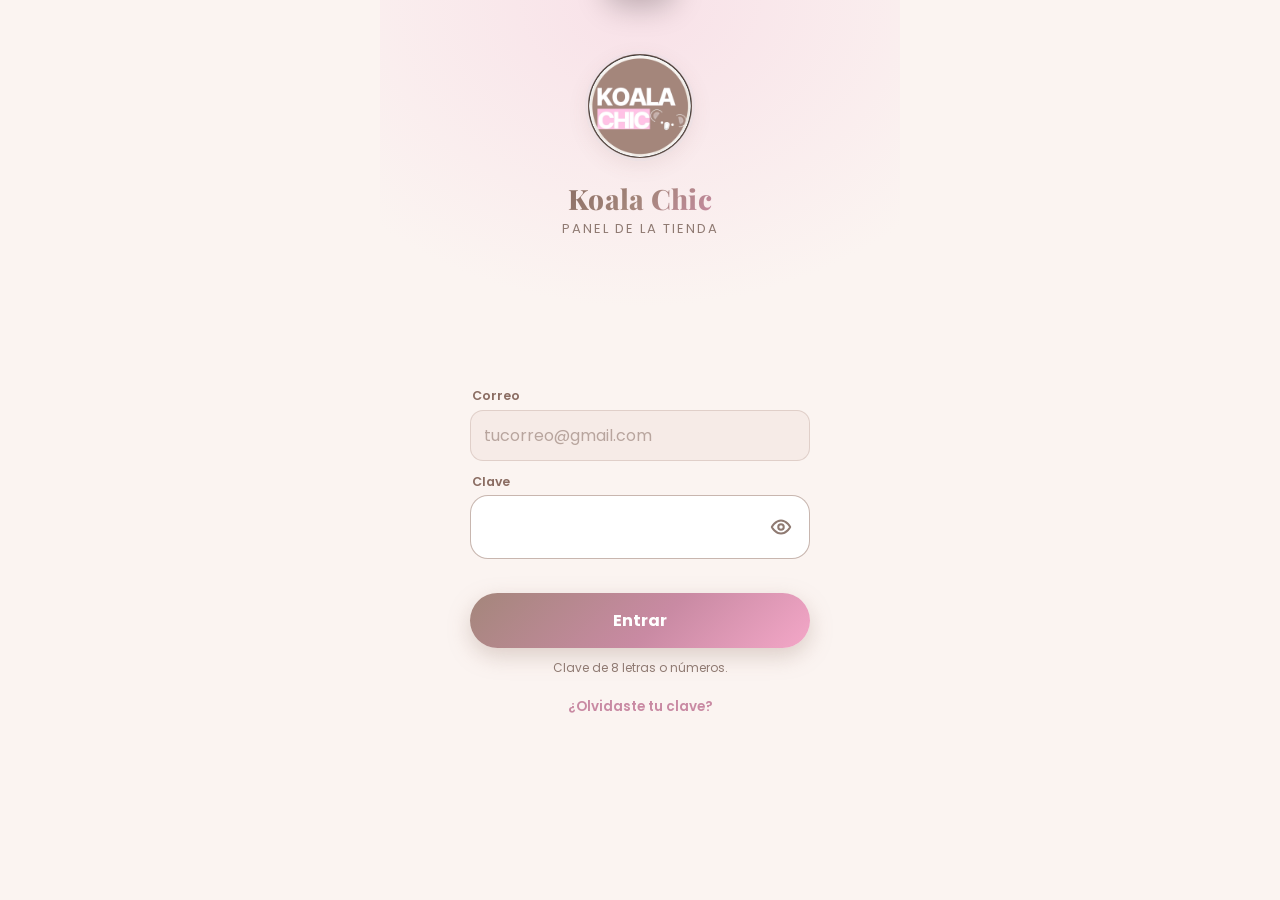
<file: admin/index.html>
<!doctype html>
<html lang="es">
<head>
<meta charset="utf-8">
<meta name="viewport" content="width=device-width,initial-scale=1,viewport-fit=cover">
<title>Koala Chic · Panel</title>
<meta name="theme-color" content="#fbf4f1">
<meta name="apple-mobile-web-app-capable" content="yes">
<meta name="mobile-web-app-capable" content="yes">
<meta name="apple-mobile-web-app-title" content="Koala Chic">
<link rel="manifest" href="manifest.json">
<link rel="icon" href="assets/icon-192.png">
<link rel="apple-touch-icon" href="assets/icon-192.png">
<link rel="stylesheet" href="assets/fonts.css">
<script src="config.js"></script>
<style>
:root{--bg:#fbf4f1;--card:#fff;--card2:#fff;--soft:#f6ebe7;--line:rgba(164,134,123,.28);--line2:rgba(164,134,123,.6);--gold:#a4867b;--gold2:#8a6c62;--rosa:#c98aa3;--rosa2:#a4867b;--g:linear-gradient(135deg,#a4867b 0%,#c98aa3 55%,#f4a7c8 100%);--sg:linear-gradient(135deg,#8a6c62 0%,#a4867b 50%,#c98aa3 100%);--txt:#3f302b;--mut:#8f7a72;--ok:#2e9d5b;--bad:#d2335c;--sh:0 6px 22px rgba(120,80,70,.10);--safeb:env(safe-area-inset-bottom,0px)}
*{box-sizing:border-box;margin:0;padding:0;-webkit-tap-highlight-color:transparent}
html,body{height:100%}
body{background:var(--bg);color:var(--txt);font-family:'Poppins',system-ui,sans-serif;font-size:15px;line-height:1.4;max-width:520px;margin:0 auto;overscroll-behavior-y:none}
button,input,select,textarea{font-family:inherit;font-size:inherit;color:inherit}
button{cursor:pointer}
.serif{font-family:'Playfair Display',Georgia,serif}
.hide{display:none!important}
.scr{min-height:100%;display:flex;flex-direction:column}

/* ---------- login ---------- */
#login{align-items:center;justify-content:space-between;padding:54px 28px calc(28px + var(--safeb));background:radial-gradient(120% 55% at 50% 0%,#f8e1e8 0%,var(--bg) 62%)}
#vClave{align-items:center;justify-content:flex-start;gap:26px;padding:54px 24px calc(28px + var(--safeb));background:radial-gradient(120% 55% at 50% 0%,#f8e1e8 0%,var(--bg) 62%)}
#vClave .lg-top p{text-transform:none;letter-spacing:.2px;font-size:14px;margin-top:8px}
#vClave .f{text-align:left}
.lg-top{text-align:center}
.lg-logo{width:104px;height:104px;border-radius:50%;object-fit:cover;border:1px solid var(--line2);box-shadow:0 0 0 3px rgba(217,222,229,.18),var(--sh);background:#000}
.lg-top h1{font-size:28px;font-weight:800;margin-top:16px;letter-spacing:.3px}
.lg-top p{color:var(--mut);font-size:13px;letter-spacing:2px;text-transform:uppercase;margin-top:2px}
.lg-pin{width:100%;max-width:340px;text-align:center}
.lg-pin .lbl{display:block;font-size:14px;color:var(--mut);margin-bottom:12px}
.pinbox{position:relative}
#pinIn{width:100%;height:64px;border-radius:18px;border:1.5px solid var(--line2);background:var(--card2);color:var(--txt);text-align:center;font-size:28px;font-weight:600;letter-spacing:8px;text-transform:uppercase;padding:0 52px}
#pinIn:focus{outline:none;border-color:var(--rosa);box-shadow:0 0 0 3px rgba(201,138,163,.22)}
.eye{position:absolute;right:8px;top:50%;transform:translateY(-50%);width:42px;height:42px;border:0;border-radius:50%;background:none;color:var(--mut);display:flex;align-items:center;justify-content:center}
.eye svg{width:22px;height:22px}.eye.on{color:var(--rosa)}
.err{color:var(--bad);font-size:13px;min-height:20px;margin:8px 0 6px}
.shake{animation:shake .4s}
@keyframes shake{20%,60%{transform:translateX(-8px)}40%,80%{transform:translateX(8px)}}
.lnk{background:none;border:0;color:var(--rosa);font-size:13.5px;font-weight:600;margin-top:14px;padding:6px}
.lg-note{font-size:12px;color:var(--mut);margin-top:12px}

/* ---------- cabecera ---------- */
.top{position:sticky;top:0;z-index:20;background:rgba(251,244,241,.94);backdrop-filter:blur(10px);-webkit-backdrop-filter:blur(10px);padding:14px 16px 10px;border-bottom:1px solid transparent}
.top.sc{border-bottom-color:var(--line)}
.brand{display:flex;align-items:center;gap:10px}
.brand img{width:42px;height:42px;border-radius:50%;object-fit:cover;border:1px solid var(--line2);background:#000;flex:0 0 auto}
.brand .t{flex:1;min-width:0}
.brand h1{font-size:19px;font-weight:800;line-height:1.1;white-space:nowrap;overflow:hidden;text-overflow:ellipsis}
.brand small{display:block;font-size:10.5px;letter-spacing:1.6px;text-transform:uppercase;color:var(--mut)}
.pill{font-size:10.5px;font-weight:700;letter-spacing:.6px;padding:4px 9px;border-radius:999px;background:rgba(201,138,163,.14);border:1px solid rgba(201,138,163,.45);color:#a4567a;white-space:nowrap}
.search{position:relative;margin-top:12px}
.search input{width:100%;background:var(--card);border:1px solid var(--line);border-radius:14px;padding:12px 14px 12px 42px;font-size:15px}
.search input:focus{outline:none;border-color:var(--gold)}
.search svg{position:absolute;left:14px;top:50%;transform:translateY(-50%);width:18px;height:18px;color:var(--gold)}
.chips{display:flex;gap:8px;overflow-x:auto;margin:10px -16px 0;padding:0 16px 2px;scrollbar-width:none}
.chips::-webkit-scrollbar{display:none}
.chip{flex:0 0 auto;padding:7px 13px;border-radius:999px;border:1px solid var(--line);background:var(--card);font-size:13px;font-weight:500;white-space:nowrap}
.chip b{font-weight:600;color:var(--mut);margin-left:4px;font-size:11.5px}
.chip.on{background:var(--g);color:#fff;border-color:transparent}
.chip.on b{color:rgba(255,255,255,.85)}

/* ---------- lista ---------- */
main{flex:1;padding:6px 16px calc(150px + var(--safeb))}
.cnt{font-size:12.5px;color:var(--mut);margin:6px 2px 10px}
.cnt b{color:var(--txt)}
.it{display:flex;gap:12px;align-items:center;background:var(--card);border:1px solid var(--line);border-radius:18px;padding:9px 12px 9px 9px;margin-bottom:10px;box-shadow:0 2px 10px rgba(120,80,70,.08)}
.it .ph{width:62px;height:78px;border-radius:12px;background:var(--soft) center/cover no-repeat;flex:0 0 auto;position:relative;overflow:hidden}
.it .ph.off::after{content:"";position:absolute;inset:0;background:rgba(13,15,18,.6)}
.it .ph .nf{position:absolute;inset:0;display:flex;align-items:center;justify-content:center;font-size:22px;color:var(--gold)}
.it .b{flex:1;min-width:0}
.it h3{font-size:14px;font-weight:600;line-height:1.25;display:-webkit-box;-webkit-line-clamp:2;-webkit-box-orient:vertical;overflow:hidden}
.it .m{font-size:11.5px;color:var(--mut);margin-top:2px;white-space:nowrap;overflow:hidden;text-overflow:ellipsis}
.it .pr{display:flex;align-items:baseline;gap:6px;margin-top:4px;flex-wrap:wrap}
.it .pr .v{font-family:'Playfair Display',serif;font-weight:700;font-size:17px;color:var(--gold2)}
.it .pr s{font-size:12px;color:var(--mut)}
.tag{font-size:10px;font-weight:700;letter-spacing:.4px;padding:2px 7px;border-radius:999px;text-transform:uppercase}
.tag.promo{background:rgba(201,138,163,.16);color:#a4567a}
.tag.off{background:rgba(217,222,229,.1);color:var(--mut)}
.it .r{display:flex;flex-direction:column;align-items:center;gap:4px;flex:0 0 auto}
.it .r small{font-size:10px;color:var(--mut)}
.sw{position:relative;width:46px;height:28px;flex:0 0 auto}
.sw input{opacity:0;width:0;height:0;position:absolute}
.sw span{position:absolute;inset:0;border-radius:999px;background:#3a4049;transition:.2s}
.sw span::before{content:"";position:absolute;width:22px;height:22px;left:3px;top:3px;border-radius:50%;background:#fff;box-shadow:0 1px 3px rgba(0,0,0,.2);transition:.2s}
.sw input:checked+span{background:var(--ok)}
.sw input:checked+span::before{transform:translateX(18px)}
.empty{text-align:center;color:var(--mut);padding:50px 20px;border:1px dashed var(--line2);border-radius:18px;background:rgba(22,25,30,.6)}
.skel{height:98px;border-radius:18px;margin-bottom:10px;background:linear-gradient(90deg,#16191e 25%,#1e2228 50%,#16191e 75%);background-size:200% 100%;animation:sk 1.2s infinite}
@keyframes sk{to{background-position:-200% 0}}

.fab{position:fixed;right:max(16px,calc(50% - 244px));bottom:calc(82px + var(--safeb));z-index:30;border:0;border-radius:999px;background:var(--g);color:#fff;font-weight:700;font-size:15px;padding:15px 22px 15px 18px;display:flex;align-items:center;gap:8px;box-shadow:0 10px 26px rgba(164,134,123,.45)}
.fab svg{width:20px;height:20px}

/* ---------- barra inferior ---------- */
.nav{position:fixed;left:50%;transform:translateX(-50%);bottom:0;width:100%;max-width:520px;z-index:25;display:grid;grid-template-columns:repeat(3,1fr);background:rgba(255,255,255,.96);backdrop-filter:blur(10px);-webkit-backdrop-filter:blur(10px);border-top:1px solid var(--line);padding:6px 6px calc(8px + var(--safeb))}
.nav button{border:0;background:none;display:flex;flex-direction:column;align-items:center;gap:2px;font-size:11px;font-weight:500;color:var(--mut);padding:6px 0}
.nav svg{width:24px;height:24px}
.nav button.on{color:var(--gold2);font-weight:700}
.nav button.on svg{color:var(--rosa)}

/* ---------- formulario ---------- */
.hd{position:sticky;top:0;z-index:20;display:flex;align-items:center;gap:8px;padding:12px 12px 10px;background:rgba(251,244,241,.95);backdrop-filter:blur(10px);-webkit-backdrop-filter:blur(10px);border-bottom:1px solid var(--line)}
.hd h2{flex:1;font-size:19px;font-weight:700;white-space:nowrap;overflow:hidden;text-overflow:ellipsis}
.ib{width:40px;height:40px;border-radius:50%;border:1px solid var(--line);background:var(--card);display:flex;align-items:center;justify-content:center;color:var(--gold2);flex:0 0 auto}
.ib svg{width:20px;height:20px}
.form{padding:14px 16px calc(110px + var(--safeb))}
.sec{background:var(--card);border:1px solid var(--line);border-radius:20px;padding:14px;margin-bottom:12px}
.sec h4{font-size:12px;font-weight:600;letter-spacing:1.2px;text-transform:uppercase;color:var(--mut);margin-bottom:10px;display:flex;align-items:center;justify-content:space-between;gap:8px}
.fotos{display:grid;grid-template-columns:minmax(0,1fr) minmax(0,1fr);gap:10px}
.slot{position:relative;border-radius:16px;background:var(--soft) center/cover no-repeat;border:1.5px dashed var(--line2);aspect-ratio:3/4;overflow:hidden;display:flex;flex-direction:column;align-items:center;justify-content:center;gap:4px;color:var(--gold2);text-align:center}
.slot.has{border-style:solid;border-color:var(--line)}
.slot .ic{font-size:26px}
.slot .tx{font-size:12px;font-weight:600}
.slot .tx small{display:block;font-weight:400;color:var(--mut);font-size:11px}
.slot .acts{position:absolute;left:8px;right:8px;bottom:8px;display:flex;gap:6px}
.slot .acts button{flex:1;min-width:0;flex-direction:column;border:0;border-radius:10px;padding:6px 2px;font-size:11px;line-height:1.1;font-weight:600;background:rgba(255,255,255,.92);color:var(--txt);box-shadow:0 2px 8px rgba(0,0,0,.12);display:flex;align-items:center;justify-content:center;gap:4px}
.slot .acts svg{width:17px;height:17px}
.slot:not(.has) .acts{position:static;width:calc(100% - 16px);margin-top:10px}
.slot .x{position:absolute;top:8px;right:8px;width:28px;height:28px;border-radius:50%;border:0;background:rgba(255,255,255,.92);color:var(--bad);font-size:17px;line-height:1;box-shadow:0 1px 4px rgba(0,0,0,.15)}
.slot .lbl{position:absolute;top:8px;left:8px;font-size:10px;font-weight:700;letter-spacing:.5px;text-transform:uppercase;background:rgba(255,255,255,.92);color:var(--gold2);padding:3px 8px;border-radius:999px}
.slot .up{position:absolute;inset:0;background:rgba(13,15,18,.75);display:flex;align-items:center;justify-content:center;font-size:12.5px;font-weight:600}
.f{margin-bottom:12px}
.f:last-child{margin-bottom:0}
.f label{display:block;font-size:12.5px;font-weight:600;color:var(--gold2);margin:0 2px 5px}
.f input,.f select,.f textarea{width:100%;background:var(--soft);border:1px solid transparent;border-radius:13px;padding:12px 13px;font-size:16px;appearance:none;-webkit-appearance:none}
.f textarea{resize:none;min-height:70px}
.f input:focus,.f select:focus,.f textarea:focus{outline:none;border-color:var(--rosa);background:var(--card2)}
.f .hint{font-size:11.5px;color:var(--mut);margin:5px 2px 0}
.money{position:relative}.money span{position:absolute;left:13px;top:50%;transform:translateY(-50%);color:var(--mut);font-weight:600}.money input{padding-left:28px}
.two{display:grid;grid-template-columns:minmax(0,1fr) minmax(0,1fr);gap:10px}.two>*{min-width:0}
input[type=date]{min-width:0;max-width:100%;display:block;min-height:46px}
.hint{font-size:11.5px;color:var(--mut);margin:5px 2px 0;line-height:1.35}
.sel{position:relative}.sel::after{content:"";position:absolute;right:15px;top:50%;width:8px;height:8px;border-right:2px solid var(--gold);border-bottom:2px solid var(--gold);transform:translateY(-70%) rotate(45deg);pointer-events:none}
.catg{display:flex;flex-wrap:wrap;gap:8px}
.catg button{border:1px solid var(--line);background:var(--soft);border-radius:999px;padding:8px 13px;font-size:13.5px;font-weight:500}
.catg button.on{background:var(--g);color:#fff;border-color:transparent;font-weight:600}
.szs{display:grid;grid-template-columns:repeat(5,minmax(0,1fr));gap:6px}
.szc{border:1px solid var(--line);border-radius:14px;background:var(--soft);padding:7px 2px 6px;text-align:center;transition:.15s}
.szc.on{background:rgba(201,138,163,.1);border-color:var(--rosa);box-shadow:0 0 0 1px var(--rosa) inset}
.szc .n{font-weight:700;font-size:14px;display:block;width:100%;border:0;background:none;padding:2px 0}
.szc .q{display:flex;align-items:center;justify-content:center;gap:2px;margin-top:3px}
.szc .q button{width:22px;height:22px;border-radius:50%;border:1px solid var(--line2);background:var(--card);color:var(--txt);font-size:14px;line-height:1;padding:0}
.szc .q b{min-width:16px;font-size:13px}
.szc .no{font-size:10.5px;color:var(--mut);display:block;margin-top:5px}
.row{display:flex;align-items:center;justify-content:space-between;gap:12px}
.row .t b{display:block;font-size:14.5px}
.row .t small{color:var(--mut);font-size:12px;line-height:1.3;display:block}
.save{position:fixed;left:50%;transform:translateX(-50%);bottom:0;width:100%;max-width:520px;z-index:25;padding:12px 16px calc(14px + var(--safeb));background:linear-gradient(to top,var(--bg) 70%,rgba(251,244,241,0))}
.btn{width:100%;border:0;border-radius:999px;background:var(--g);color:#fff;padding:15px;font-size:16px;font-weight:700;display:flex;align-items:center;justify-content:center;gap:8px;box-shadow:0 8px 22px rgba(164,134,123,.35)}
.btn:disabled{opacity:.6}
.btn2{width:100%;border:1.5px solid var(--line2);background:var(--card);color:var(--gold2);border-radius:999px;padding:13px;font-size:14.5px;font-weight:600;display:flex;align-items:center;justify-content:center;gap:8px}
.del{width:100%;border:0;background:none;color:var(--bad);font-weight:600;font-size:14.5px;padding:14px;display:flex;align-items:center;justify-content:center;gap:6px}
.del svg{width:18px;height:18px}
.spin{width:18px;height:18px;border:2.5px solid rgba(255,255,255,.5);border-top-color:#fff;border-radius:50%;animation:rot .7s linear infinite}
@keyframes rot{to{transform:rotate(360deg)}}

/* ajustes */
.brandimg{display:grid;grid-template-columns:96px 1fr;gap:12px;align-items:stretch}
.logo-slot{aspect-ratio:1;border-radius:50%}
.cover-slot{aspect-ratio:auto;border-radius:16px;min-height:96px}
.mini{display:flex;gap:6px;margin-top:8px}
.mini button{flex:1;border:1px solid var(--line);background:var(--soft);border-radius:10px;padding:7px 4px;font-size:12px;font-weight:600;color:var(--gold2);display:flex;align-items:center;justify-content:center;gap:4px}
.mini svg{width:14px;height:14px}
.cap{font-size:11.5px;color:var(--mut);text-align:center;margin-top:4px}
.vit{display:flex;align-items:center;gap:12px;background:var(--g);color:#fff;border-radius:20px;padding:14px 16px;border:0;width:100%;text-align:left;margin-bottom:12px;box-shadow:0 8px 22px rgba(164,134,123,.3)}
.vit svg{width:28px;height:28px;flex:0 0 auto}
.vit b{display:block;font-size:15.5px}
.vit small{font-size:12px;opacity:.9;display:block;white-space:nowrap;overflow:hidden;text-overflow:ellipsis}
.vit .t{flex:1;min-width:0}
.foot{text-align:center;font-size:11.5px;color:var(--mut);margin-top:16px}

/* toast + confirmar */
#toast{position:fixed;left:50%;top:calc(14px + env(safe-area-inset-top,0px));transform:translate(-50%,-140%);z-index:100;max-width:calc(100% - 28px);width:max-content;background:#3f302b;color:#fff;border:1px solid rgba(0,0,0,.05);border-radius:16px;padding:12px 16px;font-size:14px;font-weight:500;display:flex;align-items:center;gap:10px;box-shadow:0 12px 30px rgba(0,0,0,.25);transition:transform .35s cubic-bezier(.2,1.2,.4,1)}
#toast.show{transform:translate(-50%,0)}
#toast .i{width:24px;height:24px;border-radius:50%;background:var(--ok);display:flex;align-items:center;justify-content:center;flex:0 0 auto;font-size:13px}
#toast.bad .i{background:var(--bad)}
#ov{position:fixed;inset:0;z-index:90;background:rgba(63,48,43,.45);display:flex;align-items:flex-end;justify-content:center;opacity:0;visibility:hidden;transition:.25s}
#ov.show{opacity:1;visibility:visible}
.dlg{width:100%;max-width:520px;background:var(--card);border-top:1px solid var(--line2);border-radius:24px 24px 0 0;padding:22px 20px calc(18px + var(--safeb));transform:translateY(100%);transition:.3s}
#ov.show .dlg{transform:none}
.dlg h3{font-size:19px;margin-bottom:6px}
.dlg p{color:var(--mut);font-size:14px;margin-bottom:16px}
.dlg .btn.danger{background:var(--bad);box-shadow:none}
.dlg .btn2{margin-top:8px}
/* títulos con el degradado de la marca */
.lg-top h1,.brand h1,.hd h2{background:var(--sg);-webkit-background-clip:text;background-clip:text;color:transparent}
.f input,.f select,.f textarea{color:var(--txt);border-color:var(--line)}
.f input::placeholder,.f textarea::placeholder,.search input::placeholder{color:#b8a59e}
input[type=date]{color-scheme:light}
select option{background:var(--card2);color:var(--txt)}
.it .pr .v{color:var(--txt)}
.slot .acts button svg,.mini svg{color:var(--rosa)}
</style>
</head>
<body>

<!-- ============ LOGIN ============ -->
<section id="login" class="scr hide">
  <div class="lg-top">
    <img class="lg-logo" id="lgLogo" alt="">
    <h1 class="serif" id="lgName">Mi tienda</h1>
    <p>Panel de la tienda</p>
  </div>
  <form class="lg-pin" id="pinForm" autocomplete="off" novalidate>
    <div class="f" style="text-align:left"><label for="mailIn">Correo</label><input id="mailIn" type="email" inputmode="email" autocomplete="username" autocapitalize="off" spellcheck="false" placeholder="tucorreo@gmail.com"></div>
    <label class="lbl" for="pinIn" style="text-align:left;font-size:12.5px;font-weight:600;color:var(--gold2);margin:0 2px 5px">Clave</label>
    <div class="pinbox">
      <input id="pinIn" type="password" inputmode="text" autocapitalize="characters" autocorrect="off" autocomplete="off" spellcheck="false" maxlength="20" enterkeyhint="go" aria-label="Clave">
      <button type="button" class="eye" id="pinEye" aria-label="Mostrar clave"><svg viewBox="0 0 24 24" fill="none" stroke="currentColor" stroke-width="2.2" stroke-linecap="round" stroke-linejoin="round"><path d="M2 12s3.5-7 10-7 10 7 10 7-3.5 7-10 7S2 12 2 12z"/><circle cx="12" cy="12" r="3"/></svg></button>
    </div>
    <div class="err" id="pinErr" role="alert"></div>
    <button class="btn" type="submit" id="pinGo">Entrar</button>
    <p class="lg-note">Clave de 8 letras o números.</p>
    <button type="button" class="lnk" id="olvBtn">¿Olvidaste tu clave?</button>
  </form>
  <div></div>
</section>

<!-- ============ CLAVE (crear, cambiar, recuperar) ============ -->
<section id="vClave" class="scr hide">
  <div class="lg-top">
    <h1 class="serif" id="kT">Crea tu clave</h1>
    <p id="kP">Solo tú la sabrás. Mínimo 8 letras o números.</p>
  </div>
  <form class="lg-pin" id="kForm" autocomplete="off" novalidate>
    <div id="kPaso1" class="hide">
      <p class="lg-note" id="kCorreoTx" style="margin-bottom:14px">Te enviamos un código de 6 números al correo de la tienda.</p>
      <button type="button" class="btn" id="kEnviar">Enviar código a mi correo</button>
      <div class="f hide" id="kCodF" style="margin-top:14px"><label for="kCod">Código del correo</label><input id="kCod" inputmode="numeric" maxlength="6" placeholder="123456" autocomplete="one-time-code"></div>
    </div>
    <div id="kNuevas">
      <div class="f"><label for="kN1">Clave nueva</label><input id="kN1" type="password" autocapitalize="characters" autocorrect="off" spellcheck="false" maxlength="20" placeholder="Mínimo 8 caracteres"></div>
      <div class="f"><label for="kN2">Repite la clave</label><input id="kN2" type="password" autocapitalize="characters" autocorrect="off" spellcheck="false" maxlength="20"></div>
    </div>
    <div class="err" id="kErr" role="alert"></div>
    <button class="btn" type="submit" id="kGo">Guardar clave</button>
    <button class="btn2" type="button" id="kNo" style="margin-top:10px">Cancelar</button>
  </form>
  <div></div>
</section>

<!-- ============ PRODUCTOS ============ -->
<section id="vProductos" class="scr hide">
  <header class="top" id="topP">
    <div class="brand">
      <img id="hLogo" alt="">
      <div class="t"><h1 class="serif" id="hName">Mi tienda</h1><small>Panel de la tienda</small></div>
      <span class="pill" id="demoPill">VISTA PREVIA</span>
    </div>
    <label class="search">
      <svg viewBox="0 0 24 24" fill="none" stroke="currentColor" stroke-width="2.4" stroke-linecap="round"><circle cx="11" cy="11" r="7"/><path d="M20 20l-3.5-3.5"/></svg>
      <input id="q" type="search" placeholder="Buscar un producto…" autocomplete="off">
    </label>
    <div class="chips" id="chips"></div>
  </header>
  <main>
    <div class="cnt" id="cnt"></div>
    <div id="list"></div>
  </main>
  <button class="fab" id="fab"><svg viewBox="0 0 24 24" fill="none" stroke="currentColor" stroke-width="2.6" stroke-linecap="round"><path d="M12 5v14M5 12h14"/></svg>Nuevo producto</button>
</section>

<!-- ============ EDITAR / NUEVO ============ -->
<section id="vEditar" class="scr hide">
  <header class="hd">
    <button class="ib" id="back" aria-label="Volver"><svg viewBox="0 0 24 24" fill="none" stroke="currentColor" stroke-width="2.4" stroke-linecap="round" stroke-linejoin="round"><path d="M15 18l-6-6 6-6"/></svg></button>
    <h2 class="serif" id="eTitle">Editar producto</h2>
  </header>
  <div class="form">
    <div class="sec">
      <h4>Fotos</h4>
      <div class="fotos"><div class="slot" id="slot0"></div><div class="slot" id="slot1"></div></div>
    </div>
    <div class="sec">
      <div class="f"><label for="fNombre">Nombre</label><input id="fNombre" maxlength="80" placeholder="Ej: Body negro de encaje"></div>
      <div class="f"><label>Categoría</label><div class="catg" id="fCat"></div></div>
      <div class="f"><label for="fDesc">Descripción <span style="font-weight:400;color:var(--mut)">(opcional)</span></label><textarea id="fDesc" maxlength="200" placeholder="Ej: Talla S/M"></textarea></div>
    </div>
    <div class="sec">
      <h4>Precio</h4>
      <div class="f"><label for="fPrecio">Precio normal</label><div class="money"><span id="m1">$</span><input id="fPrecio" inputmode="decimal" placeholder="0"></div></div>
    </div>
    <div class="sec">
      <h4><span>Promoción</span><label class="sw"><input type="checkbox" id="fPromoOn"><span></span></label></h4>
      <div id="promoBox">
        <div class="f"><label for="fPromo">Precio en promo</label><div class="money"><span id="m2">$</span><input id="fPromo" inputmode="decimal" placeholder="0"></div></div>
        <div class="two">
          <div class="f"><label for="fDesde">Desde</label><input id="fDesde" type="date"></div>
          <div class="f"><label for="fHasta">Hasta</label><input id="fHasta" type="date"></div>
        </div>
        <p class="hint" id="promoHint" style="margin-top:2px"></p>
      </div>
    </div>
    <div class="sec">
      <h4>Tallas y cantidad</h4>
      <div class="szs" id="fTallas"></div>
      <p class="hint" style="margin-top:8px">Toca una talla para activarla y usa − / + para las unidades.</p>
    </div>
    <div class="sec">
      <div class="row">
        <div class="t"><b id="dispTxt">Disponible</b><small id="dispSub">Se ve en tu vitrina</small></div>
        <label class="sw"><input type="checkbox" id="fDisp"><span></span></label>
      </div>
    </div>
    <button class="del" id="fDel"><svg viewBox="0 0 24 24" fill="none" stroke="currentColor" stroke-width="2.2" stroke-linecap="round" stroke-linejoin="round"><path d="M3 6h18M8 6V4h8v2M6 6l1 14h10l1-14"/></svg>Borrar este producto</button>
  </div>
  <div class="save"><button class="btn" id="fSave">Guardar cambios</button></div>
</section>

<!-- ============ AJUSTES ============ -->
<section id="vAjustes" class="scr hide">
  <header class="hd"><h2 class="serif" style="padding-left:4px">Ajustes de la tienda</h2></header>
  <div class="form" style="padding-bottom:calc(190px + var(--safeb))">
    <button class="vit" id="vitBtn">
      <svg viewBox="0 0 24 24" fill="none" stroke="currentColor" stroke-width="2" stroke-linecap="round" stroke-linejoin="round"><path d="M3 9l1.5-5h15L21 9M4 9v11h16V9M3 9h18M9 20v-6h6v6"/></svg>
      <div class="t"><b>Ver mi vitrina</b><small id="vitUrl"></small></div>
      <svg viewBox="0 0 24 24" fill="none" stroke="currentColor" stroke-width="2.4" stroke-linecap="round" style="width:20px;height:20px"><path d="M7 17L17 7M8 7h9v9"/></svg>
    </button>
    <div class="sec">
      <h4>Imagen de tu marca</h4>
      <div class="brandimg">
        <div><div class="slot logo-slot" id="sLogo"></div><div class="cap">Logo</div></div>
        <div><div class="slot cover-slot" id="sPortada"></div><div class="cap">Portada</div></div>
      </div>
    </div>
    <div class="sec">
      <h4>Datos de la tienda</h4>
      <div class="f"><label for="aNombre">Nombre de la tienda</label><input id="aNombre" maxlength="40"></div>
      <div class="f"><label for="aWa">WhatsApp para pedidos</label><input id="aWa" inputmode="tel" placeholder="58424…"><p class="hint">Con código de país, sin “+” ni espacios. Ej: 584247419637</p></div>
      <div class="f"><label for="aLema">Frase de portada</label><input id="aLema" maxlength="80"></div>
      <div class="f"><label for="aEnv">Envíos y pagos</label><textarea id="aEnv" maxlength="140"></textarea></div>
    </div>
    <button class="btn2" id="aSalir">Cerrar sesión</button>
    <button class="del hide" id="aReset" style="font-size:13px;color:var(--mut)">Reiniciar la vista previa</button>
    <p class="foot" id="aFoot"></p>
  </div>
  <div class="save" style="bottom:calc(64px + var(--safeb));padding-bottom:10px"><button class="btn" id="aSave">Guardar ajustes</button></div>
</section>

<nav class="nav hide" id="nav">
  <button data-v="vProductos" class="on"><svg viewBox="0 0 24 24" fill="none" stroke="currentColor" stroke-width="2" stroke-linecap="round" stroke-linejoin="round"><path d="M16 3l5 3-2 4-2-1v12H7V9L5 10 3 6l5-3c0 2 2 3 4 3s4-1 4-3z"/></svg>Productos</button>
  <button data-v="vAjustes"><svg viewBox="0 0 24 24" fill="none" stroke="currentColor" stroke-width="2" stroke-linecap="round" stroke-linejoin="round"><circle cx="12" cy="12" r="3"/><path d="M19.4 15a1.7 1.7 0 0 0 .3 1.8l.1.1a2 2 0 1 1-2.8 2.8l-.1-.1a1.7 1.7 0 0 0-1.8-.3 1.7 1.7 0 0 0-1 1.5V21a2 2 0 1 1-4 0v-.1a1.7 1.7 0 0 0-1.1-1.5 1.7 1.7 0 0 0-1.8.3l-.1.1a2 2 0 1 1-2.8-2.8l.1-.1a1.7 1.7 0 0 0 .3-1.8 1.7 1.7 0 0 0-1.5-1H3a2 2 0 1 1 0-4h.1a1.7 1.7 0 0 0 1.5-1.1 1.7 1.7 0 0 0-.3-1.8l-.1-.1a2 2 0 1 1 2.8-2.8l.1.1a1.7 1.7 0 0 0 1.8.3H9a1.7 1.7 0 0 0 1-1.5V3a2 2 0 1 1 4 0v.1a1.7 1.7 0 0 0 1 1.5 1.7 1.7 0 0 0 1.8-.3l.1-.1a2 2 0 1 1 2.8 2.8l-.1.1a1.7 1.7 0 0 0-.3 1.8V9a1.7 1.7 0 0 0 1.5 1H21a2 2 0 1 1 0 4h-.1a1.7 1.7 0 0 0-1.5 1z"/></svg>Ajustes</button>
  <button data-v="vitrina"><svg viewBox="0 0 24 24" fill="none" stroke="currentColor" stroke-width="2" stroke-linecap="round" stroke-linejoin="round"><path d="M3 9l1.5-5h15L21 9M4 9v11h16V9M3 9h18M9 20v-6h6v6"/></svg>Ver mi vitrina</button>
</nav>

<div id="toast"><span class="i">✓</span><span id="toastTx"></span></div>
<div id="ov"><div class="dlg"><h3 class="serif" id="dT"></h3><p id="dP"></p><button class="btn danger" id="dOk">Borrar</button><button class="btn2" id="dNo">Cancelar</button></div></div>
<input type="file" id="fileCam" accept="image/*" capture="environment" class="hide">
<input type="file" id="fileGal" accept="image/*" class="hide">

<script>if (!(window.PANEL_CONFIG || {}).apiUrl) document.write('<script src="mock/koala-snapshot.js"><\/script>');</script>
<script src="api.js"></script>
<script src="app.js"></script>
<script src="../estado.js" data-cliente="koala"></script>
</body>
</html>
</file>
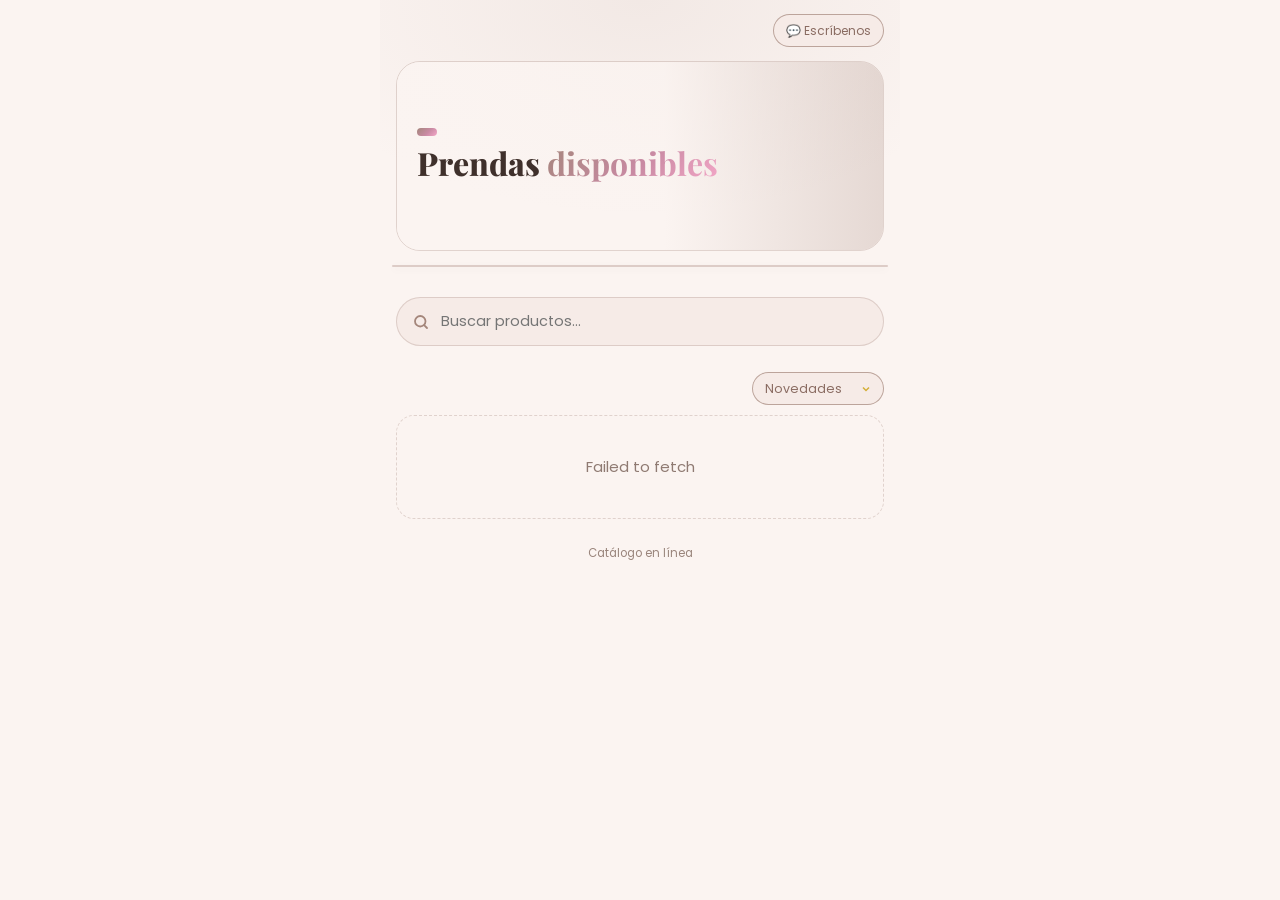
<file: carrito.html>
<!DOCTYPE html>
<html lang="es-VE">
<head>
<meta charset="UTF-8">
<meta name="viewport" content="width=device-width, initial-scale=1, viewport-fit=cover">
<title>Koala Chic · Catálogo de ropa</title>
<meta name="description" content="Catálogo de ropa con filtros por categoría y talla. Envíos a toda Venezuela.">
<meta name="robots" content="noindex">
<meta name="theme-color" content="#fbf4f1">
<link rel="manifest" href="manifest.json">
<link rel="icon" href="icon.png">
<link rel="preconnect" href="https://fonts.googleapis.com">
<link rel="preconnect" href="https://fonts.gstatic.com" crossorigin>
<link href="https://fonts.googleapis.com/css2?family=Playfair+Display:ital,wght@0,600;0,700;0,800;1,600&family=Poppins:wght@300;400;500;600;700&display=swap" rel="stylesheet">
<script src="config.js"></script>
<script src="app.js"></script>
<script src="nucleo.js"></script>
<style>
:root{--bg:#fbf4f1;--card:#ffffff;--line:rgba(164,134,123,.3);--line2:rgba(164,134,123,.7);--gold:#a4867b;--gold2:#8a6c62;--goldg:linear-gradient(135deg,#a4867b 0%,#c98aa3 55%,#f4a7c8 100%);--txt:#3f302b;--mut:#8f7a72}
*{box-sizing:border-box;margin:0;padding:0;-webkit-tap-highlight-color:transparent}
html,body{background:var(--bg)}
body{color:var(--txt);font-family:'Poppins',system-ui,sans-serif;font-size:15px;line-height:1.45;max-width:520px;margin:0 auto;min-height:100vh;padding-bottom:40px;
  background:radial-gradient(120% 40% at 50% 0%,rgba(164,134,123,.10),transparent 60%),var(--bg)}
.serif{font-family:'Playfair Display',Georgia,serif}
.gold{background:var(--goldg);-webkit-background-clip:text;background-clip:text;color:transparent}
button,input,select{font-family:inherit}
button{cursor:pointer}
img{display:block}
.topbar{display:flex;justify-content:space-between;align-items:center;padding:14px 16px 10px}
.logo{font-family:'Playfair Display',serif;font-size:22px;font-weight:800;letter-spacing:.5px}
.logo .big{display:block;font-size:30px;letter-spacing:4px;line-height:1.05}
.logo small{display:block;font-family:'Poppins';font-size:10.5px;font-weight:500;letter-spacing:2px;color:var(--mut);text-transform:uppercase;margin-top:-2px}
.wa-top{display:flex;align-items:center;gap:6px;border:1px solid var(--line2);border-radius:999px;padding:7px 12px;font-size:12px;color:var(--gold2);background:#f6ebe7;text-decoration:none}
.hero{position:relative;margin:4px 16px 0;height:190px;border-radius:24px;overflow:hidden;border:1px solid var(--line)}
.rate{position:absolute;top:12px;right:12px;z-index:3;border:0;border-radius:999px;padding:7px 12px;font-size:12px;font-weight:700;background:var(--goldg);color:#fff;box-shadow:0 2px 8px rgba(0,0,0,.15)}
.hero img{width:100%;height:100%;object-fit:cover;object-position:center 45%;filter:blur(1.5px) brightness(1.05) saturate(.85);transform:scale(1.04)}
.hero::after{content:"";position:absolute;inset:0;background:linear-gradient(90deg,rgba(251,244,241,.95) 0%,rgba(251,244,241,.75) 55%,rgba(164,134,123,.25) 100%)}
.hero-in{position:absolute;inset:0;z-index:2;padding:20px;display:flex;flex-direction:column;justify-content:center}
.badge{display:inline-block;align-self:flex-start;font-size:10.5px;font-weight:700;letter-spacing:1px;text-transform:uppercase;padding:4px 10px;border-radius:999px;background:var(--goldg);color:#ffffff}
.hero h1{font-size:32px;line-height:1.05;margin-top:10px;font-weight:800}
.hero h1 em{font-style:normal;font-weight:700}
.hero p{font-size:12.5px;color:#5a463f;margin-top:6px;max-width:210px}
.search{margin:16px 16px 0;position:relative}
.search input{width:100%;background:#f6ebe7;border:1px solid var(--line);border-radius:999px;padding:13px 16px 13px 44px;color:var(--txt);font-size:14.5px}
.search input::-webkit-search-cancel-button{-webkit-appearance:none;display:none}
.search input:focus{outline:none;border-color:var(--gold)}
.search svg{position:absolute;left:16px;top:50%;transform:translateY(-50%);width:18px;height:18px;color:var(--gold)}
.chips{display:flex;gap:8px;overflow-x:auto;padding:12px 16px 2px;scrollbar-width:none}
.chips::-webkit-scrollbar{display:none}
.tabs{position:sticky;top:0;z-index:50;display:grid;grid-template-columns:repeat(4,1fr);gap:0;padding:0;margin:14px 12px 0;border-radius:14px;overflow:hidden;border:1px solid var(--line);background:#f6ebe7;box-shadow:0 2px 8px rgba(0,0,0,.06)}
.tabs .chip{border:0;border-right:1px solid var(--line);border-radius:0;background:transparent;padding:12px 4px;font-size:12px;font-weight:600;text-transform:uppercase;letter-spacing:.3px;line-height:1.2;white-space:normal}
.tabs .chip:last-child{border-right:0}
.tabs .chip.on{background:var(--goldg);color:#fff}
.sel{padding:14px 16px 0;font-weight:700;font-size:15px;text-transform:uppercase;letter-spacing:.5px}
.chip{flex:0 0 auto;padding:8px 15px;border-radius:999px;border:1px solid var(--line);background:#f6ebe7;color:var(--txt);font-size:13px;font-weight:500}
.chip.on{background:var(--goldg);color:#ffffff;border-color:transparent;font-weight:600}
.sizes{display:flex;gap:7px;overflow-x:auto;padding:10px 16px 2px;align-items:center;scrollbar-width:none}
.sizes::-webkit-scrollbar{display:none}
.sizes .lbl{font-size:11.5px;color:var(--mut);margin-right:2px;flex:0 0 auto;text-transform:uppercase;letter-spacing:1px}
.sz{flex:0 0 auto;min-width:40px;height:34px;padding:0 10px;border-radius:10px;border:1px solid var(--line);background:transparent;color:var(--txt);font-size:12.5px;font-weight:600}
.sz.on{border-color:var(--gold);background:rgba(164,134,123,.16);color:var(--gold2)}
.bar{display:flex;justify-content:space-between;align-items:center;padding:14px 16px 10px}
.bar .cnt{font-size:13px;color:var(--mut)}
.bar .cnt b{color:var(--txt)}
.bar select{background:#f6ebe7;color:var(--gold2);border:1px solid var(--line2);border-radius:999px;padding:7px 30px 7px 12px;font-size:12.5px;appearance:none;-webkit-appearance:none;
  background-image:url("data:image/svg+xml,%3Csvg xmlns='http://www.w3.org/2000/svg' width='12' height='12' viewBox='0 0 24 24' fill='none' stroke='%23d4af37' stroke-width='3'%3E%3Cpath d='M6 9l6 6 6-6'/%3E%3C/svg%3E");background-repeat:no-repeat;background-position:right 11px center}
.grid{display:grid;grid-template-columns:1fr 1fr;gap:10px;padding:0 16px}
.p{border:1px solid var(--line);border-radius:18px;overflow:hidden;background:var(--card);display:flex;flex-direction:column}
.p .ph{position:relative;aspect-ratio:4/5;background:#f6ebe7}
.p .ph img{width:100%;height:100%;object-fit:cover}
.p .promo{position:absolute;top:8px;left:8px;font-size:10.5px;font-weight:800;letter-spacing:1px;padding:4px 9px;border-radius:999px;background:#e0245e;color:#fff;animation:parpadeo 1s steps(2,start) infinite}
.p .off{position:absolute;top:8px;right:8px;font-size:12px;font-weight:800;padding:4px 8px;border-radius:999px;background:#fff;color:#e0245e;box-shadow:0 1px 4px rgba(0,0,0,.15)}
@keyframes parpadeo{to{opacity:.25}}
.antes{display:block;font-family:'Poppins',sans-serif;font-size:12px;font-weight:500;color:var(--mut);text-decoration:line-through}
.tabs .chip.promo-tab{color:#e0245e;font-weight:800}
.tabs .chip.promo-tab.on{background:#e0245e;color:#fff}
.p .new{position:absolute;top:8px;left:8px;font-size:9.5px;font-weight:700;letter-spacing:.5px;text-transform:uppercase;padding:3px 8px;border-radius:999px;background:var(--goldg);color:#ffffff}
.p .b{padding:9px 10px 10px;display:flex;flex-direction:column;flex:1}
.p h3{font-size:13.5px;font-weight:600;line-height:1.25}
.p .s{font-size:11px;color:var(--mut);margin-top:3px}
.p .row{display:flex;justify-content:space-between;align-items:center;margin-top:auto;padding-top:8px}
.price small.bs{display:block;font-family:inherit;font-size:11.5px;font-weight:600;color:var(--mut);margin-top:1px}
.p .price{font-family:'Playfair Display',serif;font-size:18px;font-weight:700;color:var(--gold2)}
.p .ask{border:0;border-radius:999px;background:var(--goldg);color:#ffffff;font-size:12.5px;font-weight:700;padding:7px 14px}
.empty{grid-column:1/-1;text-align:center;color:var(--mut);padding:40px 10px;border:1px dashed var(--line);border-radius:18px}
.empty button{margin-top:12px;border:1px solid var(--line2);background:transparent;color:var(--gold2);border-radius:999px;padding:8px 16px}
.ov{position:fixed;inset:0;background:rgba(0,0,0,.65);z-index:50;opacity:0;pointer-events:none;transition:opacity .25s}
.ov.show{opacity:1;pointer-events:auto}
.sheet{position:fixed;left:50%;bottom:0;transform:translate(-50%,105%);width:100%;max-width:520px;max-height:90vh;overflow:auto;z-index:60;background:#f6ebe7;border:1px solid var(--line2);border-bottom:0;border-radius:26px 26px 0 0;padding:10px 18px 22px;transition:transform .3s ease}
.sheet.show{transform:translate(-50%,0)}
.x{position:absolute;top:14px;right:14px;width:34px;height:34px;border-radius:50%;border:1px solid var(--line2);background:#ffffff;color:var(--gold2);font-size:20px;line-height:1}
.grab{width:44px;height:4px;border-radius:4px;background:#e6d6d0;margin:4px auto 14px}
.sh-top{display:flex;gap:14px;align-items:center}
.sh-top img{width:92px;height:112px;border-radius:16px;object-fit:cover;border:1px solid var(--line)}
.sh-top h2{font-size:21px;line-height:1.15}
.sh-top .price{font-family:'Playfair Display',serif;font-size:24px;color:var(--gold2);font-weight:700;margin-top:4px}
.sh-lbl{font-size:12px;color:var(--mut);margin:18px 2px 8px;text-transform:uppercase;letter-spacing:1px}
.pick{display:flex;flex-wrap:wrap;gap:8px}
.pick .sz{height:42px;min-width:52px;font-size:14px}
.pick .sz:disabled{opacity:.3;text-decoration:line-through;cursor:not-allowed}
.qty{display:flex;align-items:center;gap:12px}
.qty button{width:40px;height:40px;border-radius:50%;border:1px solid var(--line2);background:#ffffff;color:var(--gold2);font-size:20px}
.qty b{font-size:17px;min-width:20px;text-align:center}
.btn{width:100%;border:0;border-radius:999px;background:var(--goldg);color:#ffffff;padding:15px;font-size:15.5px;font-weight:700;display:flex;gap:8px;align-items:center;justify-content:center;margin-top:20px}
.btn:disabled{filter:grayscale(.7) brightness(.6)}
.btn svg{width:20px;height:20px}
.ship{display:flex;gap:8px;justify-content:center;font-size:12px;color:var(--mut);margin-top:12px}
.foot{text-align:center;color:#9a857c;font-size:11.5px;margin:26px 0 0}
.logo{display:flex;align-items:center;gap:9px}.logo img{width:46px;height:46px;border-radius:50%;object-fit:cover;border:1px solid var(--line2)}
.gal{display:flex;gap:6px;margin-top:10px;overflow-x:auto}.gal img{width:52px;height:62px;border-radius:10px;object-fit:cover;border:1px solid var(--line);flex:0 0 auto;cursor:pointer}.gal img.on{border-color:var(--gold)}
.fld{margin-top:10px}.fld input{width:100%;background:#f6ebe7;border:1px solid var(--line);border-radius:14px;padding:12px 14px;color:var(--txt);font-size:15px}.fld input:focus{outline:none;border-color:var(--gold)}
.two{display:grid;grid-template-columns:1fr 1fr;gap:8px}
.sz small{display:block;font-size:9px;font-weight:500;color:var(--mut);margin-top:-2px}
.skel{aspect-ratio:4/5;border-radius:18px;background:linear-gradient(90deg,#ffffff,#f6ebe7,#ffffff);background-size:200% 100%;animation:sk 1.2s infinite}
@keyframes sk{to{background-position:-200% 0}}
.foot a{color:#9a857c}
.okm{display:none;text-align:center;color:#2e9d5b;font-size:13px;margin-top:10px}
#zoom{position:fixed;inset:0;z-index:200;background:rgba(20,10,14,.94);display:flex;flex-direction:column;opacity:0;visibility:hidden;transition:opacity .3s,visibility .3s;-webkit-backdrop-filter:blur(8px);backdrop-filter:blur(8px)}
#zoom.on{opacity:1;visibility:visible}
#zStage{flex:1;display:flex;align-items:center;justify-content:center;padding:56px 10px 8px;min-height:0}
#zImg{max-width:100%;max-height:100%;object-fit:contain;border-radius:14px;box-shadow:0 10px 40px rgba(0,0,0,.6);transform:scale(.92);transition:transform .35s cubic-bezier(.2,.8,.2,1)}
#zoom.on #zImg{transform:scale(1)}
#zClose{position:absolute;top:14px;right:14px;width:40px;height:40px;border-radius:50%;border:1px solid rgba(255,255,255,.35);background:rgba(255,255,255,.12);color:#fff;font-size:24px;line-height:1}
.znav{position:absolute;top:50%;transform:translateY(-50%);width:42px;height:42px;border-radius:50%;border:0;background:rgba(255,255,255,.15);color:#fff;font-size:22px}
#zPrev{left:10px}#zNext{right:10px}
#zDots{display:flex;gap:6px;justify-content:center;min-height:8px}#zDots i{width:7px;height:7px;border-radius:50%;background:rgba(255,255,255,.35)}#zDots i.on{background:#ff4fa3}
#zInfo{padding:12px 18px 22px;display:flex;align-items:center;justify-content:space-between;gap:12px;color:#fff}
#zName{font-family:'Playfair Display',serif;font-size:19px;font-weight:700}#zPrice{font-size:13.5px;color:#ffc3df;margin-top:2px}
.p .ph{cursor:zoom-in}
#addCart{width:100%;margin-top:10px;border:1.5px solid var(--gold2);background:transparent;color:var(--gold2);border-radius:999px;padding:12px;font-weight:700;font-size:14.5px;font-family:inherit}
#addCart:disabled{opacity:.45}
#cartFab{position:fixed;right:16px;bottom:18px;z-index:55;width:58px;height:58px;border-radius:50%;border:0;background:var(--goldg);color:#fff;font-size:24px;box-shadow:0 8px 24px rgba(0,0,0,.25);display:none}
#cartFab.on{display:block;animation:pop .35s}#cartFab b{position:absolute;top:-4px;right:-4px;min-width:22px;height:22px;border-radius:11px;background:#ff4fa3;color:#fff;font-size:12px;line-height:22px;padding:0 5px}
@keyframes pop{0%{transform:scale(.6)}70%{transform:scale(1.12)}100%{transform:scale(1)}}
.ci{display:flex;gap:10px;align-items:center;padding:10px 0;border-bottom:1px solid var(--line2)}.ci img{width:54px;height:66px;object-fit:cover;border-radius:10px;background:#eee}
.ci .t{flex:1;min-width:0;font-size:13.5px}.ci .t b{display:block;white-space:nowrap;overflow:hidden;text-overflow:ellipsis}.ci .t small{color:var(--mut)}
.ci .q{display:flex;align-items:center;gap:6px}.ci .q button{width:28px;height:28px;border-radius:50%;border:1px solid var(--line2);background:#fff;font-size:16px}
.ctot{display:flex;justify-content:space-between;align-items:baseline;margin:14px 0 4px;font-weight:700;font-size:17px}.ctot small{color:var(--mut);font-weight:500;font-size:13px}
.cempty{text-align:center;color:var(--mut);padding:26px 0}
#zInfo{display:block!important;padding:10px 18px 20px!important;max-height:42vh;overflow:auto}
#zDesc{font-size:12.5px;color:#e9d6dd;margin:4px 0 8px;line-height:1.4}#zDesc:empty{display:none}
#zPrice s{opacity:.6;margin-right:6px}
#zSizes{display:flex;flex-wrap:wrap;gap:7px;margin:4px 0 12px}#zSizes button{min-width:42px;padding:7px 11px;border-radius:999px;border:1px solid rgba(255,255,255,.4);background:transparent;color:#fff;font-weight:600;font-family:inherit}
#zSizes button.on{background:#ff4fa3;border-color:#ff4fa3}#zSizes button:disabled{opacity:.3;text-decoration:line-through}
#zBtnW{position:relative;display:flex;justify-content:center}
#zAdd{position:relative;border:0;border-radius:999px;padding:13px 28px;font-weight:800;font-size:15px;font-family:inherit;color:#2a1a05;background:linear-gradient(110deg,#9c6b16 0%,#f6d77a 30%,#fff1b8 45%,#d9a93f 60%,#8e5f12 100%);background-size:250% 100%;box-shadow:0 0 18px rgba(255,200,90,.55);animation:zflot 2.6s ease-in-out infinite,zluz 3s linear infinite,zglow 2s ease-in-out infinite}
#zAdd:disabled{filter:grayscale(.5) brightness(.85);animation:zflot 2.6s ease-in-out infinite}
@keyframes zflot{0%,100%{transform:translateY(0)}50%{transform:translateY(-5px)}}
@keyframes zluz{0%{background-position:100% 0}100%{background-position:-150% 0}}
@keyframes zglow{0%,100%{box-shadow:0 0 12px rgba(255,200,90,.45)}50%{box-shadow:0 0 28px rgba(255,215,120,.95)}}
.zsp{position:absolute;inset:-14px 0 auto;height:14px;pointer-events:none}.zsp i{position:absolute;bottom:0;font-style:normal;color:#ffe9a0;text-shadow:0 0 6px #ffd76a;opacity:0;animation:zesc 2.2s ease-out infinite}
.zsp i:nth-child(1){left:28%}.zsp i:nth-child(2){left:38%;animation-delay:.4s}.zsp i:nth-child(3){left:50%;animation-delay:.8s}.zsp i:nth-child(4){left:60%;animation-delay:1.2s}.zsp i:nth-child(5){left:70%;animation-delay:1.6s}.zsp i:nth-child(6){left:45%;animation-delay:1.9s}
@keyframes zesc{0%{transform:translateY(8px) scale(.4);opacity:0}25%{opacity:1}100%{transform:translateY(-22px) scale(1.1) rotate(90deg);opacity:0}}
#zStage{padding-top:50px!important}
#kGps{width:100%;border:1.5px dashed #ff4fa3;background:#fff0f7;color:#d6157a;border-radius:14px;padding:12px;font-weight:700;font-size:14px;font-family:inherit}
#kGps.ok{border-style:solid;background:#ffe1f0}
#kDir{width:100%;resize:vertical;font-family:inherit;font-size:14px}
#cartFab{background:radial-gradient(circle at 30% 30%,#ff8cc6,#ff2d95 55%,#c40f6b)!important;width:62px!important;height:62px!important;animation:fflot 2.6s ease-in-out infinite,fglow 1.8s ease-in-out infinite!important;overflow:visible}
#cartFab b{background:#fff!important;color:#e0137f!important;font-weight:800;box-shadow:0 0 10px #fff,0 0 4px #ff9fd0}
@keyframes fflot{0%,100%{transform:translateY(0)}50%{transform:translateY(-6px)}}
@keyframes fglow{0%,100%{box-shadow:0 0 12px rgba(255,45,149,.55),0 6px 18px rgba(0,0,0,.25)}50%{box-shadow:0 0 30px rgba(255,80,170,1),0 6px 18px rgba(0,0,0,.25)}}
#cartFab .fsp{position:absolute;inset:-16px -10px auto;height:16px;pointer-events:none}#cartFab .fsp i{position:absolute;bottom:0;font-size:12px;font-style:normal;color:#fff;text-shadow:0 0 6px #ff6ab8,0 0 3px #fff;opacity:0;animation:zesc 2s ease-out infinite}
#cartFab .fsp i:nth-child(1){left:10%}#cartFab .fsp i:nth-child(2){left:40%;animation-delay:.5s}#cartFab .fsp i:nth-child(3){left:70%;animation-delay:1s}#cartFab .fsp i:nth-child(4){left:25%;animation-delay:1.5s}
</style>
</head>
<body>
<header class="topbar">
  <div class="logo" id="logo"></div>
  <a class="wa-top" id="waTop" target="_blank" rel="noopener">💬 Escríbenos</a>
</header>

<section class="hero">
  <button class="rate" id="rateBtn" style="display:none">💱 Tasa del día</button>
  <img id="heroImg" alt="">
  <div class="hero-in">
    <span class="badge" id="heroBadge"></span>
    <h1 class="serif" id="heroT">Prendas <em class="gold">disponibles</em></h1>
    <p id="heroSub"></p>
  </div>
</section>

<nav class="tabs" id="cats"></nav>
<div class="sel" id="sel"></div>
<div class="search">
  <svg viewBox="0 0 24 24" fill="none" stroke="currentColor" stroke-width="2.4" stroke-linecap="round"><circle cx="11" cy="11" r="7"/><path d="M20 20l-3.5-3.5"/></svg>
  <input id="q" type="search" placeholder="Buscar productos…" autocomplete="off">
</div>
<div class="sizes" id="sizes"></div>
<div class="bar"><span class="cnt" id="cnt"></span>
  <select id="sort" aria-label="Ordenar">
    <option value="new">Novedades</option>
    <option value="asc">Precio menor</option>
    <option value="desc">Precio mayor</option>
  </select>
</div>
<main class="grid" id="grid"><div class="skel"></div><div class="skel"></div></main>
<p class="foot">Catálogo en línea</p>

<div class="ov" id="ov"></div>
<section class="sheet" id="sheet" role="dialog" aria-modal="true">
  <div class="grab"></div>
  <button class="x" id="shClose" aria-label="Cerrar">×</button>
  <div class="sh-top"><img id="shImg" alt="" src="[data-uri]"><div><h2 class="serif" id="shName"></h2><div class="price" id="shPrice"></div><p id="shDesc" style="font-size:12.5px;color:var(--mut);margin-top:4px"></p></div></div>
  <div class="gal" id="shGal"></div>
  <div class="sh-lbl">Elige tu talla</div>
  <div class="pick" id="shSizes"></div>
  <div class="sh-lbl">Cantidad</div>
  <div class="qty"><button id="qm" aria-label="Menos">−</button><b id="qv">1</b><button id="qp" aria-label="Más">+</button></div>
  <div class="sh-lbl">Tus datos</div>
  <div class="two"><div class="fld" style="margin:0"><input id="cN" autocomplete="name" placeholder="Tu nombre" maxlength="80"></div><div class="fld" style="margin:0"><input id="cT" type="tel" inputmode="tel" autocomplete="tel" placeholder="Teléfono" maxlength="30"></div></div>
  <button class="btn" id="order" disabled><svg viewBox="0 0 24 24" fill="currentColor"><path d="M12 2a10 10 0 0 0-8.6 15.1L2 22l5-1.3A10 10 0 1 0 12 2Zm5.3 14.1c-.2.6-1.3 1.2-1.8 1.2-.5.1-1 .2-3.3-.7-2.8-1.1-4.5-4-4.7-4.2-.1-.2-1.1-1.5-1.1-2.8s.7-2 1-2.3c.2-.3.5-.3.7-.3h.5c.2 0 .4 0 .6.5l.8 2c.1.2.1.4 0 .5l-.4.6-.3.4c-.1.1-.3.3-.1.6.2.3.8 1.3 1.7 2.1 1.1 1 2.1 1.3 2.4 1.5.3.1.5.1.6-.1l.9-1c.2-.3.4-.2.6-.1l1.9.9c.3.1.5.2.5.3.1.2.1.6-.1 1.2Z"/></svg><span id="orderTxt">Elige una talla</span></button>
  <button id="addCart" disabled>🛒 Agregar al carrito</button>
  <p class="okm" id="okm"></p>
  <p class="ship" id="ship"></p>
</section>

<button id="cartFab" aria-label="Ver carrito"><span class="fsp"><i>✦</i><i>✧</i><i>✦</i><i>✧</i></span>🛒<b id="cartN">0</b></button>
<section class="sheet" id="cart" role="dialog" aria-modal="true">
  <div class="grab"></div>
  <button class="x" id="cClose" aria-label="Cerrar">×</button>
  <h2 class="serif" style="margin:4px 0 6px">Tu carrito</h2>
  <div id="cList"></div>
  <div id="cFoot">
  <div class="ctot"><span>Total</span><span id="cTot"></span></div>
  <div class="sh-lbl">Tus datos</div>
  <div class="fld" style="margin:0 0 10px"><input id="kN" autocomplete="name" placeholder="Tu nombre y apellido" maxlength="80"></div>
  <button id="kGps" type="button">📍 Usar mi ubicación actual</button>
  <div class="fld" style="margin:8px 0 0"><textarea id="kDir" rows="2" maxlength="300" placeholder="Dirección de envío (o toca el botón de arriba)"></textarea></div>
  <button class="btn" id="cOrder" disabled>Pedir todo por WhatsApp</button>
  <button id="cVaciar" style="display:block;margin:12px auto 0;border:0;background:none;color:var(--mut);font-size:13px;text-decoration:underline">Vaciar carrito</button>
  </div>
</section>
<div id="zoom" role="dialog" aria-modal="true"><button id="zClose" aria-label="Cerrar">×</button><div id="zStage"><img id="zImg" alt=""></div><button class="znav" id="zPrev" aria-label="Anterior">‹</button><button class="znav" id="zNext" aria-label="Siguiente">›</button><div id="zDots"></div><div id="zInfo"><div id="zName"></div><div id="zPrice"></div><div id="zDesc"></div><div id="zSizes"></div><div id="zBtnW"><span class="zsp"><i>✦</i><i>✧</i><i>✦</i><i>✧</i><i>✦</i><i>✧</i></span><button id="zAdd">🛒 Elige tu talla</button></div></div></div>
<script>
(async function(){
  const N = Nucleo, $ = N.$, esc = N.esc;
  if (!(window.APP_CONFIG || {}).sheetId) N.bannerDemo();
  let db, S = {}, CATS = [], SETS = [], products = [];
  const money = n => N.money0(n, S.moneda || "$");
  let RATE = 0, RATEF = "";
  const bsv = n => (n * RATE).toLocaleString("es-VE", { minimumFractionDigits: 2, maximumFractionDigits: 2 });
  const bs = n => RATE ? `<small class="bs">Bs ${bsv(n)}</small>` : "";
  async function tasa(){
    const tx = String(S.tasa || "").trim(), m = Number(tx.includes(",") ? tx.replace(/\./g, "").replace(",", ".") : tx);
    if (S.tasa && m > 0) { RATE = m; RATEF = "Tasa"; return; }
    try { const r = await (await fetch("https://ve.dolarapi.com/v1/dolares/oficial")).json(); if (r.promedio > 0) { RATE = r.promedio; RATEF = "Tasa BCV del día"; } } catch(e) {}
  }
  const st = { cat: "todo", size: null, q: "", sort: "new", pick: null, psize: null, qty: 1, foto: 0 };
  try { db = await N.listo(); }
  catch(e) { if (e.code === "NO_CONFIG") return N.pantallaSinConexion("#"); throw e; }

  async function cargar(){
    const [a, t, c, p] = await Promise.all([
      db.select("cat_ajustes", { eq: { id: 1 } }),
      db.select("cat_tallas", { order: [["orden"], ["nombre"]] }),
      db.select("cat_categorias", { order: [["orden"], ["nombre"]] }),
      db.select("cat_productos", { eq: { activo: true }, order: [["orden"], ["nombre"]] })
    ]);
    S = (a[0] && a[0].datos) || {}; SETS = t; CATS = c;
    products = p.map(x => ({ ...x, precio: Number(x.precio), tallas: Array.isArray(x.tallas) ? x.tallas : [], fotos: Array.isArray(x.fotos) ? x.fotos : [] }));
    const SH = (window.APP_CONFIG || {}).sheetId;
    if (SH) {
      const csv = txt => { const R = []; let r = [], c = "", q = false; for (let i = 0; i < txt.length; i++) { const ch = txt[i];
        if (q) { if (ch == '"') { if (txt[i+1] == '"') { c += '"'; i++; } else q = false; } else c += ch; }
        else if (ch == '"') q = true; else if (ch == ",") { r.push(c); c = ""; } else if (ch == "\n") { r.push(c); R.push(r); r = []; c = ""; } else if (ch != "\r") c += ch; }
        if (c || r.length) { r.push(c); R.push(r); } return R; };
      const gv = h => fetch(`https://docs.google.com/spreadsheets/d/${SH}/gviz/tq?tqx=out:csv&headers=1&sheet=${encodeURIComponent(h)}&t=${Date.now()}`).then(r => r.text()).then(t => csv(t.trim()).slice(1));
      const foto = u => { const m = String(u || "").match(/(?:\/d\/|[?&]id=)([\w-]{20,})/); return m ? `https://lh3.googleusercontent.com/d/${m[1]}=w800` : (/^https?:/.test(u) ? u : ""); };
      const si = v => String(v).trim().toUpperCase() === "TRUE";
      const cnt = v => { const x = String(v == null ? "" : v).trim().toUpperCase(); if (x === "TRUE") return null; if (!x || x === "FALSE") return 0; const n = parseInt(x, 10); return isFinite(n) ? Math.max(0, n) : 0; };
      const [cf, pr, ve] = await Promise.all([gv("Config"), gv("Productos"), gv("Ventas").catch(() => [])]);
      const VK = (n, t) => String(n || "").trim().toLowerCase() + "|" + String(t || "").trim().toUpperCase(), VEN = {};
      if (ve.length && ve[0].length >= 4 && ve[0].length <= 6) ve.forEach(r => { const q = parseInt(String(r[3] || "").trim(), 10); if (String(r[1] || "").trim() && q > 0) VEN[VK(r[1], r[2])] = (VEN[VK(r[1], r[2])] || 0) + q; });
      const K = { nombre: "nombre", whatsapp: "whatsapp", lema: "lema", "envíos": "envios", envios: "envios", insignia: "insignia", tasa: "tasa" };
      cf.forEach(r => { const k = K[String(r[0] || "").trim().toLowerCase()]; if (k && String(r[1] || "").trim()) S[k] = String(r[1]).trim(); });
      const NOMS = (window.APP_CONFIG.categorias || ["Chaquetas", "Bodys", "Blusas", "Suéteres Tejidos"]), TS = ["XS", "S", "M", "L", "XL"];
      SETS = [{ id: "t", tallas: TS }]; CATS = NOMS.map((n, i) => ({ id: "c" + i, nombre: n, tallas_id: "t", orden: i }));
      const cid = n => { const v = String(n || "").trim().toLowerCase().replace(/^bodies$/, "bodys"); const i = NOMS.findIndex(x => x.toLowerCase() === v); return i < 0 ? null : "c" + i; };
      const fecha = (v, fin) => { const m = String(v || "").trim().match(/^(\d{1,2})[\/\-.](\d{1,2})(?:[\/\-.](\d{2,4}))?$/); if (!m) return null; let y = m[3] ? +m[3] : new Date().getFullYear(); if (y < 100) y += 2000; return fin ? new Date(y, m[2] - 1, +m[1], 23, 59, 59) : new Date(y, m[2] - 1, +m[1], 0, 0, 0); };
      const num = v => Number(String(v || "").replace("$", "").replace(",", ".").trim()) || 0;
      const ahora = new Date();
      const FIL = pr.filter(r => String(r[0] || "").trim() && si(r[10]) && cid(r[1])).slice(0, 1000);
      products = pr.filter(r => String(r[0] || "").trim() && si(r[10]) && cid(r[1])).slice(0, 1000).map((r, i) => ({
        id: "s" + (i + 2), categoria_id: cid(r[1]), nombre: r[0].trim(), descripcion: r[11] || "", precio: Number(String(r[2]).replace(",", ".")) || 0,
        tallas: TS.map((t, k) => ({ t, base: cnt(r[3 + k]) })).filter(x => x.base !== 0).map(x => ({ t: x.t, stock: x.base == null ? null : Math.max(0, x.base - (VEN[VK(r[0], x.t)] || 0)) })), fotos: [foto(r[8]), foto(r[9])].filter(Boolean), nuevo: false, activo: true, orden: i, creado: "" })).map((p, i, a) => {
        const r = FIL[i];
        const pp = num(r[12]), d = fecha(r[13], false), h = fecha(r[14], true);
        if (pp > 0 && pp < p.precio && (!d || ahora >= d) && (!h || ahora <= h)) { p.antes = p.precio; p.precio = pp; p.promo = true; }
        return p; });
      if (products.some(p => p.promo)) { CATS = [{ id: "promo", nombre: "🔥 Promo", tallas_id: "t", orden: -1 }].concat(CATS); }
    }
        if (!CATS.some(c => c.id === st.cat)) st.cat = CATS.length ? CATS[0].id : "todo";
  }
  try { await cargar(); }
  catch(e) { $("#grid").innerHTML = `<div class="empty">${esc(e.message)}</div>`; return; }

  const disp = t => t.stock == null || Number(t.stock) > 0;
  const tallasDe = p => p.tallas.filter(disp).map(t => t.t);
  const setDe = catId => { const c = CATS.find(x => x.id === catId); const s = c && SETS.find(x => x.id === c.tallas_id); return s ? s.tallas : null; };
  const uniq = a => a.filter((x, i) => a.indexOf(x) === i);
  const maxDe = (pid, talla) => { const p = products.find(x => x.id === pid), t = p && p.tallas.find(x => x.t === talla); return t && t.stock != null ? Math.min(20, t.stock) : 20; };
  const tope = (pid, talla, n) => { const m = maxDe(pid, talla); if (n > m) N.toast(m ? "Solo quedan " + m + " en talla " + talla : "Esa talla se agotó"); return Math.min(m, n); };

  function cabecera(){
    const nom = S.nombre || "Catálogo";
    $("#logo").innerHTML = (S.logo ? `<img src="${esc(N.img(S.logo))}" alt="">` : "") + `<div>${(window.APP_CONFIG || {}).logoTexto ? `<span class="big">${esc(window.APP_CONFIG.logoTexto)}</span>` : esc(nom).replace(/^(\S+)\s?(.*)$/, '$1 <span class="gold">$2</span>')}<small>${esc(S.subtitulo || "Catálogo de ropa")}</small></div>`;
    $("#heroImg").src = N.img(S.banner) || "[data-uri]";
    $("#heroSub").textContent = S.lema || "";
    $("#heroBadge").textContent = S.insignia || "Nuevo"; $("#heroBadge").style.display = S.insignia === "" ? "none" : "";
    $("#ship").innerHTML = esc(S.envios || "");
    const rb = $("#rateBtn"), rt = `💱 ${RATEF}: Bs ${RATE.toLocaleString("es-VE", { minimumFractionDigits: 2, maximumFractionDigits: 2 })} por $`;
    rb.style.display = RATE ? "" : "none"; rb.textContent = "💱 Tasa del día";
    rb.onclick = () => { rb.textContent = rb.textContent === rt ? "💱 Tasa del día" : rt; };
    const w = N.waNum(S.whatsapp);
    $("#waTop").style.display = w ? "" : "none";
    $("#waTop").href = `https://wa.me/${w}?text=${encodeURIComponent("¡Hola " + nom + "! Quiero información sobre el catálogo 👗👟")}`;
    document.title = nom + " · Catálogo";
  }

  const catBox = $("#cats");
  function renderCats(){
    catBox.innerHTML = ""; catBox.style.gridTemplateColumns = `repeat(${CATS.length},1fr)`;
    CATS.forEach(c => {
      const b = document.createElement("button"); b.className = "chip" + (c.id === "promo" ? " promo-tab" : ""); b.textContent = c.nombre; b.dataset.id = c.id;
      b.onclick = () => { if (st.cat !== c.id) st.size = null; st.cat = c.id; render(); };
      catBox.appendChild(b);
    });
  }
  function sizeList(){
    if (st.cat === "todo" || st.cat === "promo") return uniq(SETS.reduce((a, s) => a.concat(s.tallas), []).concat(...products.map(tallasDe)));
    return setDe(st.cat) || uniq([].concat(...products.filter(p => p.categoria_id === st.cat).map(tallasDe)));
  }
  function renderSizes(){
    const box = $("#sizes"), L = sizeList();
    box.style.display = L.length ? "" : "none";
    box.innerHTML = `<span class="lbl">Talla</span>` + L.map(s => `<button class="sz ${st.size === s ? "on" : ""}" data-s="${esc(s)}">${esc(s)}</button>`).join("");
    box.querySelectorAll(".sz").forEach(b => b.onclick = () => { st.size = st.size === b.dataset.s ? null : b.dataset.s; render(); });
  }
  const norm = s => String(s || "").toLowerCase().normalize("NFD").replace(/[\u0300-\u036f]/g, "");
  const catNom = id => (CATS.find(c => c.id === id) || {}).nombre || "";
  function filtered(){
    let list = products.filter(p =>
      (st.cat === "todo" || p.categoria_id === st.cat || (st.cat === "promo" && p.promo)) &&
      (!st.size || tallasDe(p).includes(st.size)) &&
      (!st.q || norm(p.nombre + " " + catNom(p.categoria_id) + " " + (p.descripcion || "")).includes(norm(st.q))));
    if (st.sort === "asc") list.sort((a,b) => a.precio - b.precio);
    else if (st.sort === "desc") list.sort((a,b) => b.precio - a.precio);
    else list.sort((a,b) => (b.nuevo - a.nuevo) || String(b.creado || "").localeCompare(String(a.creado || "")));
    return list;
  }
  function render(){
    catBox.querySelectorAll(".chip").forEach(b => b.classList.toggle("on", b.dataset.id === st.cat));
    renderSizes();
    $("#sel").textContent = catNom(st.cat) + (st.size ? " · Talla " + st.size : "");
    const list = filtered(), g = $("#grid");
    $("#cnt").innerHTML = `<b>${list.length}</b> producto${list.length === 1 ? "" : "s"}`;
    if (!products.length) { g.innerHTML = `<div class="empty">Estamos preparando el catálogo. ¡Vuelve pronto!</div>`; return; }
    if (!list.length) { g.innerHTML = `<div class="empty">${st.q ? "No encontramos productos con esa búsqueda." : st.size ? "Por ahora no hay prendas en talla " + esc(st.size) + " en esta categoría." : "Muy pronto subiremos prendas en esta categoría."}<br><button id="clr">Limpiar filtros</button></div>`;
      $("#clr").onclick = () => { st.size = null; st.q = ""; $("#q").value = ""; render(); }; return; }
    g.innerHTML = list.map(p => { const ts = tallasDe(p); return `<article class="p">
      <div class="ph" data-id="${p.id}">${p.fotos[0] ? `<img src="${esc(N.img(p.fotos[0]))}" alt="${esc(p.nombre)}" loading="lazy">` : ""}${p.promo ? `<span class="promo">PROMO</span><span class="off">-${Math.round((1 - p.precio / p.antes) * 100)}%</span>` : p.nuevo ? `<span class="new">Nuevo</span>` : ""}</div>
      <div class="b"><h3>${esc(p.nombre)}</h3><div class="s">${ts.length ? (p.tallas.some(t => t.stock != null) ? "Quedan: " : "Tallas: ") + ts.map(s => { const t = p.tallas.find(x => x.t === s); return esc(s) + (t && t.stock != null ? " (" + t.stock + ")" : ""); }).join(" · ") : "Agotado"}</div>
      <div class="row"><span class="price">${p.promo ? `<s class="antes">${money(p.antes)}</s>` : ""}${money(p.precio)}${bs(p.precio)}</span><button class="ask" data-id="${p.id}" ${ts.length ? "" : "disabled style=\"opacity:.5\""}>Pedir</button></div></div></article>`; }).join("");
    g.querySelectorAll(".ask").forEach(b => b.onclick = () => { const p = products.find(p => p.id === b.dataset.id); p.fotos.length ? zoom(p, 0) : open(p); });
    g.querySelectorAll(".ph").forEach(b => b.onclick = () => zoom(products.find(p => p.id === b.dataset.id), 0));
  }
  $("#q").addEventListener("input", e => { st.q = e.target.value.trim(); render(); });
  $("#sort").addEventListener("change", e => { st.sort = e.target.value; render(); });

  // Hoja de pedido
  function open(p){
    st.pick = p; st.psize = st.size && tallasDe(p).includes(st.size) ? st.size : null; st.qty = 1; st.foto = 0;
    $("#shName").textContent = p.nombre; $("#shPrice").innerHTML = (p.promo ? `<s class="antes">${money(p.antes)}</s>` : "") + money(p.precio) + bs(p.precio); $("#shDesc").textContent = p.descripcion || "";
    const todas = uniq((setDe(p.categoria_id) || []).concat(p.tallas.map(x => x.t)));
    $("#shSizes").innerHTML = todas.map(s => { const t = p.tallas.find(x => x.t === s); const ok = t && disp(t); const pocas = t && t.stock != null && t.stock > 0;
      return `<button class="sz" data-s="${esc(s)}" ${ok ? "" : "disabled"}>${esc(s)}${pocas ? `<small>quedan ${t.stock}</small>` : t && t.stock === 0 ? `<small>agotada</small>` : ""}</button>`; }).join("");
    $("#shSizes").querySelectorAll(".sz:not([disabled])").forEach(b => b.onclick = () => { st.psize = b.dataset.s; st.qty = Math.max(1, Math.min(st.qty, maxDe(st.pick.id, st.psize))); sheet(); });
    $("#okm").style.display = "none";
    try { const c = JSON.parse(localStorage.getItem("cat_cliente") || "{}"); if (c.n && !$("#cN").value) $("#cN").value = c.n; if (c.t && !$("#cT").value) $("#cT").value = c.t; } catch(e) {}
    fotos(); sheet(); $("#ov").classList.add("show"); $("#sheet").classList.add("show");
  }
  function fotos(){
    const p = st.pick, f = p.fotos;
    $("#shImg").src = f[st.foto] ? N.img(f[st.foto]) : "[data-uri]";
    $("#shGal").innerHTML = f.length > 1 ? f.map((u, i) => `<img src="${esc(N.img(u))}" class="${i === st.foto ? "on" : ""}" data-i="${i}" alt="">`).join("") : "";
    $("#shGal").querySelectorAll("img").forEach(im => im.onclick = () => { st.foto = +im.dataset.i; fotos(); });
  }
  const okDatos = () => $("#cN").value.trim().length >= 2;
  function sheet(){
    $("#shSizes").querySelectorAll(".sz").forEach(b => b.classList.toggle("on", b.dataset.s === st.psize));
    $("#qv").textContent = st.qty;
    $("#order").disabled = !st.psize || !okDatos();
    $("#addCart").disabled = !st.psize;
    $("#orderTxt").textContent = !st.psize ? "Elige una talla" : !okDatos() ? "Escribe tu nombre" : `Pedir por WhatsApp · ${money(st.pick.precio * st.qty)}`;
  }
  $("#cN").addEventListener("input", sheet);
  const close = () => { $("#ov").classList.remove("show"); $("#sheet").classList.remove("show"); $("#cart").classList.remove("show"); };
  let cart = []; try { cart = JSON.parse(localStorage.getItem("cat_carrito") || "[]"); } catch(e) {}
  const cSave = () => { localStorage.setItem("cat_carrito", JSON.stringify(cart)); const n = cart.reduce((a, x) => a + x.cant, 0); $("#cartN").textContent = n; $("#cartFab").classList.toggle("on", n > 0); };
  const cTotal = () => cart.reduce((a, x) => a + x.precio * x.cant, 0);
  function cRender(){
    $("#cList").innerHTML = cart.length ? cart.map((x, i) => `<div class="ci"><img src="${x.foto ? esc(N.img(x.foto)) : ""}" alt=""><div class="t"><b>${esc(x.nombre)}</b><small>Talla ${esc(x.talla)} · ${money(x.precio)} c/u</small></div><div class="q"><button data-i="${i}" data-d="-1">−</button><b>${x.cant}</b><button data-i="${i}" data-d="1">+</button></div></div>`).join("") : `<p class="cempty">Tu carrito está vacío 🛍️</p>`;
    $("#cFoot").style.display = cart.length ? "" : "none";
    $("#cTot").innerHTML = money(cTotal()) + (RATE ? ` <small>· Bs ${bsv(cTotal())}</small>` : "");
    $("#cOrder").disabled = !cart.length || $("#kN").value.trim().length < 2;
    $("#cList").querySelectorAll("button").forEach(b => b.onclick = () => { const x = cart[+b.dataset.i]; x.cant += +b.dataset.d; if (x.cant < 1) cart.splice(+b.dataset.i, 1); else x.cant = Math.max(1, tope(x.id, x.talla, x.cant)); cSave(); cRender(); });
  }
  function cOpen(){ try { const c = JSON.parse(localStorage.getItem("cat_cliente") || "{}"); if (c.n && !$("#kN").value) $("#kN").value = c.n; if (c.d && !$("#kDir").value) $("#kDir").value = c.d; } catch(e) {}
    cRender(); $("#sheet").classList.remove("show"); $("#ov").classList.add("show"); $("#cart").classList.add("show"); }
  $("#zAdd").onclick = e => { e.stopPropagation(); const z = $("#zoom"), p = z._p; if (!z._s) return; const x = cart.find(y => y.id === p.id && y.talla === z._s);
    if (x) x.cant = Math.max(1, tope(p.id, z._s, x.cant + 1)); else cart.push({ id: p.id, nombre: p.nombre, precio: p.precio, antes: p.promo ? p.antes : null, talla: z._s, cant: 1, foto: p.fotos[0] || "" });
    cSave(); N.toast("🛒 Agregado al carrito"); unzoom(); };
  let GEO = "";
  $("#kGps").onclick = () => { const b = $("#kGps"); if (!navigator.geolocation) return N.toast("⚠️ Tu teléfono no permite ubicación");
    b.textContent = "📍 Buscando tu ubicación…";
    navigator.geolocation.getCurrentPosition(async pos => { const la = pos.coords.latitude.toFixed(6), lo = pos.coords.longitude.toFixed(6); GEO = la + "," + lo;
      try { const r = await fetch(`https://nominatim.openstreetmap.org/reverse?format=json&lat=${la}&lon=${lo}&accept-language=es&zoom=18`); const j = await r.json(); if (j.display_name && !$("#kDir").value.trim()) $("#kDir").value = j.display_name; } catch(e) {}
      b.textContent = "✓ Ubicación agregada"; b.classList.add("ok"); },
      () => { b.textContent = "📍 Usar mi ubicación actual"; N.toast("⚠️ Activa la ubicación y permite el acceso", 4000); }, { enableHighAccuracy: true, timeout: 15000 }); };
  $("#cartFab").onclick = cOpen; $("#cClose").onclick = close; $("#kN").addEventListener("input", cRender);
  $("#cVaciar").onclick = () => { cart = []; cSave(); cRender(); };
  $("#addCart").onclick = () => { if (!st.psize) return; const p = st.pick; const x = cart.find(y => y.id === p.id && y.talla === st.psize);
    if (x) x.cant = Math.max(1, tope(p.id, st.psize, x.cant + st.qty)); else cart.push({ id: p.id, nombre: p.nombre, precio: p.precio, antes: p.promo ? p.antes : null, talla: st.psize, cant: Math.max(1, tope(p.id, st.psize, st.qty)), foto: p.fotos[0] || "" });
    cSave(); N.toast("🛒 Agregado al carrito"); close(); };
  $("#cOrder").onclick = async () => { if (!cart.length) return; const cli = $("#kN").value.trim().slice(0, 80), dir = $("#kDir").value.trim().slice(0, 300), tel = ""; if (cli.length < 2) return;
    localStorage.setItem("cat_cliente", JSON.stringify({ n: cli, d: dir })); const cod = N.codigo("C");
    let msg = `🛍️ *Pedido ${cod} · ${S.nombre || ""}*\n\n`;
    cart.forEach((x, i) => { msg += `${i + 1}. *${x.nombre}*\n   Talla ${x.talla} · ${x.cant} x ${money(x.precio)}${x.antes ? " (PROMO)" : ""} = ${money(x.precio * x.cant)}\n`; });
    msg += `\n💰 *Total: ${money(cTotal())}*${RATE ? ` (Bs ${bsv(cTotal())})` : ""}\n👤 ${cli}${dir ? "\n📍 Envío: " + dir : ""}${GEO ? "\n🗺️ Ubicación: https://www.google.com/maps?q=" + GEO : ""}\n\n¿Está disponible? Quiero coordinar el pago y el envío 🚚\n\n_Enviado desde el catálogo en línea_`;
    if (N.waNum(S.whatsapp)) window.open(`https://wa.me/${N.waNum(S.whatsapp)}?text=${encodeURIComponent(msg)}`, "_blank");
    try { if (!(window.APP_CONFIG || {}).sheetId) await db.insert("cat_pedidos", { id: N.uid(), codigo: cod, cliente: cli, telefono: tel, items: cart.map(x => ({ id: x.id, nombre: x.nombre, precio: x.precio, talla: x.talla, cant: x.cant })), total: cTotal(), estado: "nuevo" }); } catch(e) {}
    N.toast("✓ Pedido " + cod + " enviado"); cart = []; cSave(); setTimeout(close, 1200); };
  cSave();
  function zoom(p, i) { if (!p || !p.fotos.length) return; const z = $("#zoom"); z._p = p; z._i = i || 0;
    const f = p.fotos; $("#zImg").src = N.img(f[z._i]); $("#zName").textContent = p.nombre; $("#zPrice").innerHTML = (p.promo ? `<s>${money(p.antes)}</s>` : "") + money(p.precio) + (RATE ? " · Bs " + bsv(p.precio) : ""); $("#zDesc").textContent = p.descripcion || "";
    if (z._pid !== p.id) { z._pid = p.id; z._s = st.size && tallasDe(p).includes(st.size) ? st.size : null;
      const todas = uniq((setDe(p.categoria_id) || []).concat(p.tallas.map(x => x.t)));
      if (!todas.length) z._s = "Única";
      $("#zSizes").innerHTML = todas.map(s => { const t = p.tallas.find(x => x.t === s); return `<button data-s="${esc(s)}" ${t && disp(t) ? "" : "disabled"}>${esc(s)}${t && t.stock != null && t.stock > 0 ? " (" + t.stock + ")" : ""}</button>`; }).join("");
      $("#zSizes").querySelectorAll("button:not([disabled])").forEach(b => b.onclick = e => { e.stopPropagation(); z._s = b.dataset.s; zSz(); }); }
    zSz();
    $("#zDots").innerHTML = f.length > 1 ? f.map((_, k) => `<i class="${k === z._i ? "on" : ""}"></i>`).join("") : "";
    z.querySelectorAll(".znav").forEach(b => b.style.display = f.length > 1 ? "" : "none");
    if (!z.classList.contains("on")) { z.classList.add("on"); document.body.style.overflow = "hidden"; history.pushState({ z: 1 }, ""); } }
  function zSz(){ const z = $("#zoom"); $("#zSizes").querySelectorAll("button").forEach(b => b.classList.toggle("on", b.dataset.s === z._s)); $("#zAdd").disabled = !z._s; $("#zAdd").textContent = z._s ? "🛒 Agregar al carrito" : "🛒 Elige tu talla"; }
  function unzoom(back) { const z = $("#zoom"); if (!z.classList.contains("on")) return; z.classList.remove("on"); document.body.style.overflow = ""; if (!back) history.back(); }
  addEventListener("popstate", () => unzoom(true));
  $("#zClose").onclick = () => unzoom(); $("#zoom").onclick = e => { if (e.target.id === "zoom" || e.target.id === "zStage") unzoom(); };
  $("#zPrev").onclick = e => { e.stopPropagation(); const z = $("#zoom"); zoom(z._p, (z._i + z._p.fotos.length - 1) % z._p.fotos.length); };
  $("#zNext").onclick = e => { e.stopPropagation(); const z = $("#zoom"); zoom(z._p, (z._i + 1) % z._p.fotos.length); };
  (() => { let x0 = null; const st2 = $("#zStage"); st2.addEventListener("touchstart", e => x0 = e.touches[0].clientX, { passive: true }); st2.addEventListener("touchend", e => { if (x0 === null) return; const dx = e.changedTouches[0].clientX - x0; x0 = null; if (Math.abs(dx) > 50) (dx < 0 ? $("#zNext") : $("#zPrev")).click(); }); })();
  $("#shImg").style.cursor = "zoom-in"; $("#shImg").onclick = () => zoom(st.pick, st.foto || 0);
  $("#ov").onclick = close; $("#shClose").onclick = close;
  $("#qm").onclick = () => { st.qty = Math.max(1, st.qty - 1); sheet(); };
  $("#qp").onclick = () => { st.qty = st.psize ? Math.max(1, tope(st.pick.id, st.psize, st.qty + 1)) : Math.min(20, st.qty + 1); sheet(); };
  $("#order").onclick = async () => {
    if (!st.psize || !okDatos()) return; const p = st.pick, cod = N.codigo("C");
    const cli = $("#cN").value.trim().slice(0, 80), tel = $("#cT").value.trim().slice(0, 30);
    localStorage.setItem("cat_cliente", JSON.stringify({ n: cli, t: tel }));
    let msg = `🛍️ *Pedido ${cod} · ${S.nombre || ""}*\n\n`;
    msg += `👗 Producto: *${p.nombre}*\n📏 Talla: *${st.psize}*\n🔢 Cantidad: ${st.qty}\n💲 Precio: ${money(p.precio)} c/u${p.promo ? ` (PROMO, antes ${money(p.antes)})` : ""}\n\n`;
    msg += `💰 *Total: ${money(p.precio * st.qty)}*${RATE ? ` (Bs ${bsv(p.precio * st.qty)})` : ""}\n👤 ${cli}${tel ? " · " + tel : ""}\n\n¿Está disponible? Quiero coordinar el pago y el envío 🚚\n\n_Enviado desde el catálogo en línea_`;
    if (N.waNum(S.whatsapp)) window.open(`https://wa.me/${N.waNum(S.whatsapp)}?text=${encodeURIComponent(msg)}`, "_blank");
    const b = $("#order"); b.disabled = true;
    try {
      if (!(window.APP_CONFIG || {}).sheetId) await db.insert("cat_pedidos", { id: N.uid(), codigo: cod, cliente: cli, telefono: tel, items: [{ id: p.id, nombre: p.nombre, precio: p.precio, talla: st.psize, cant: st.qty }], total: p.precio * st.qty, estado: "nuevo" });
      $("#okm").textContent = "✓ Pedido " + cod + " registrado. Te responderemos por WhatsApp."; $("#okm").style.display = "block";
      N.toast("✓ Pedido " + cod + " enviado");
      setTimeout(close, 1800);
    } catch(e) { N.toast("⚠️ " + e.message, 5000); }
    finally { b.disabled = false; sheet(); }
  };

  await tasa(); cabecera(); renderCats(); render();
  const recargar = async () => { try { await cargar(); cabecera(); renderCats(); render(); } catch(e) {} };
  document.addEventListener("visibilitychange", () => { if (!document.hidden) recargar(); });
  if (db.modo === "demo") ["cat_productos","cat_categorias","cat_ajustes","cat_tallas"].forEach(t => db.subscribe(t, recargar));
})();
</script>

<script>if ("serviceWorker" in navigator) addEventListener("load", () => navigator.serviceWorker.register("sw.js").catch(() => {}));</script>
</body>
</html>
</file>
<file: admin/assets/fonts.css>
@font-face{font-family:'Playfair Display';font-weight:700;font-style:normal;font-display:swap;src:url(fonts/PlayfairDisplay-700.woff2) format('woff2')}
@font-face{font-family:'Playfair Display';font-weight:800;font-style:normal;font-display:swap;src:url(fonts/PlayfairDisplay-800.woff2) format('woff2')}
@font-face{font-family:'Poppins';font-weight:400;font-style:normal;font-display:swap;src:url(fonts/Poppins-400.woff2) format('woff2')}
@font-face{font-family:'Poppins';font-weight:500;font-style:normal;font-display:swap;src:url(fonts/Poppins-500.woff2) format('woff2')}
@font-face{font-family:'Poppins';font-weight:600;font-style:normal;font-display:swap;src:url(fonts/Poppins-600.woff2) format('woff2')}
@font-face{font-family:'Poppins';font-weight:700;font-style:normal;font-display:swap;src:url(fonts/Poppins-700.woff2) format('woff2')}
</file>
